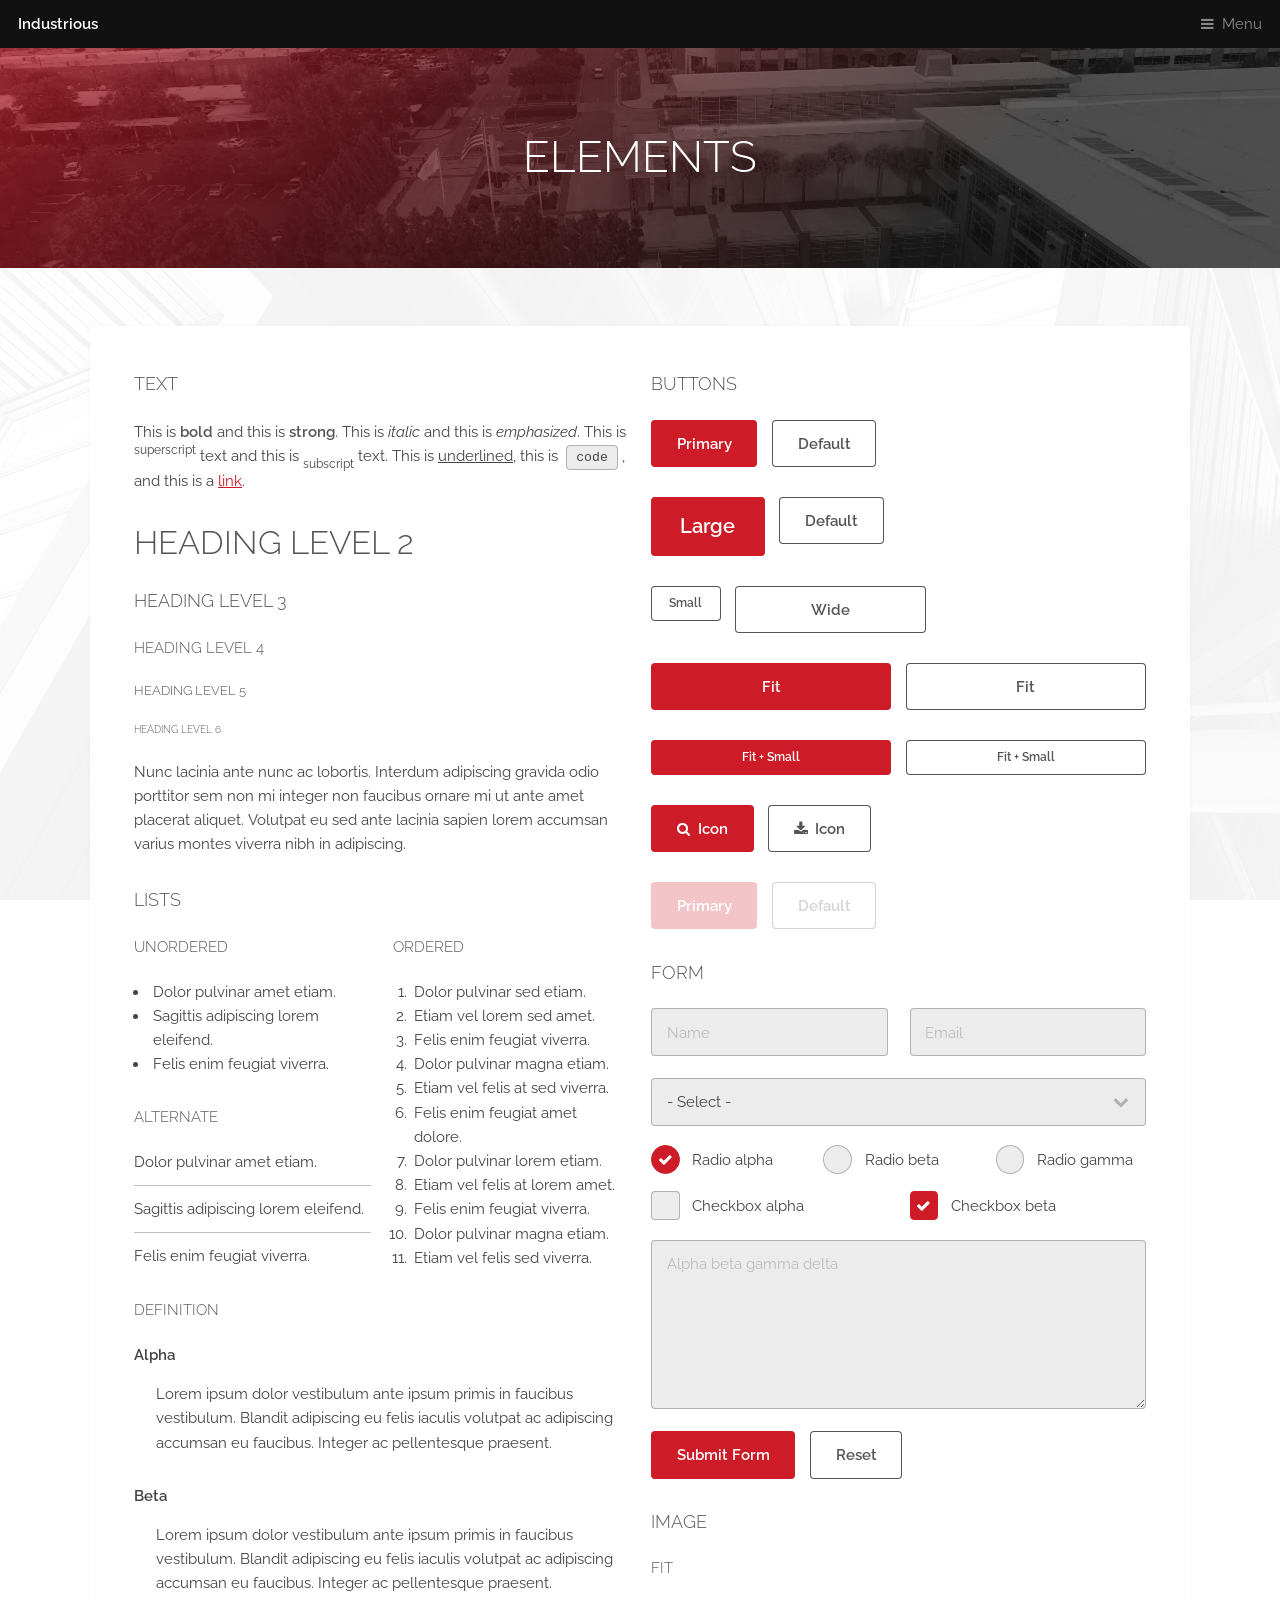
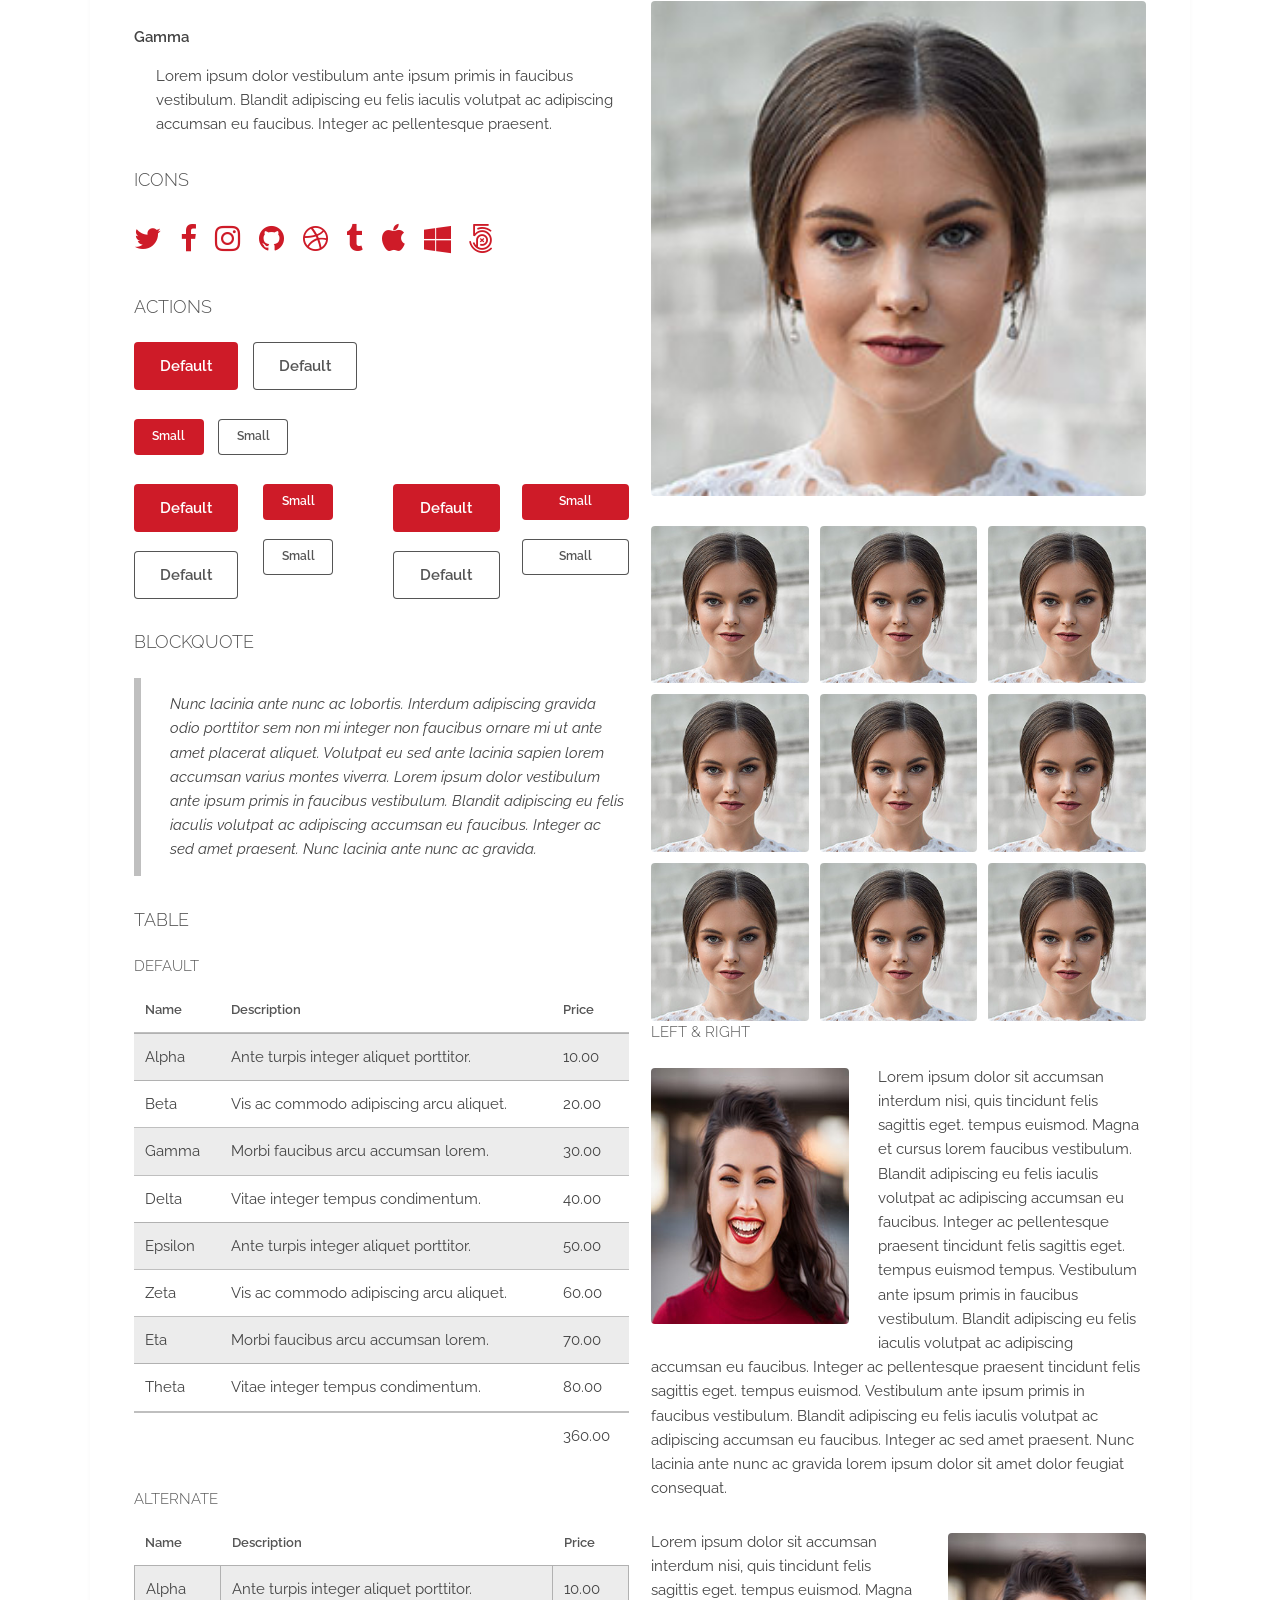
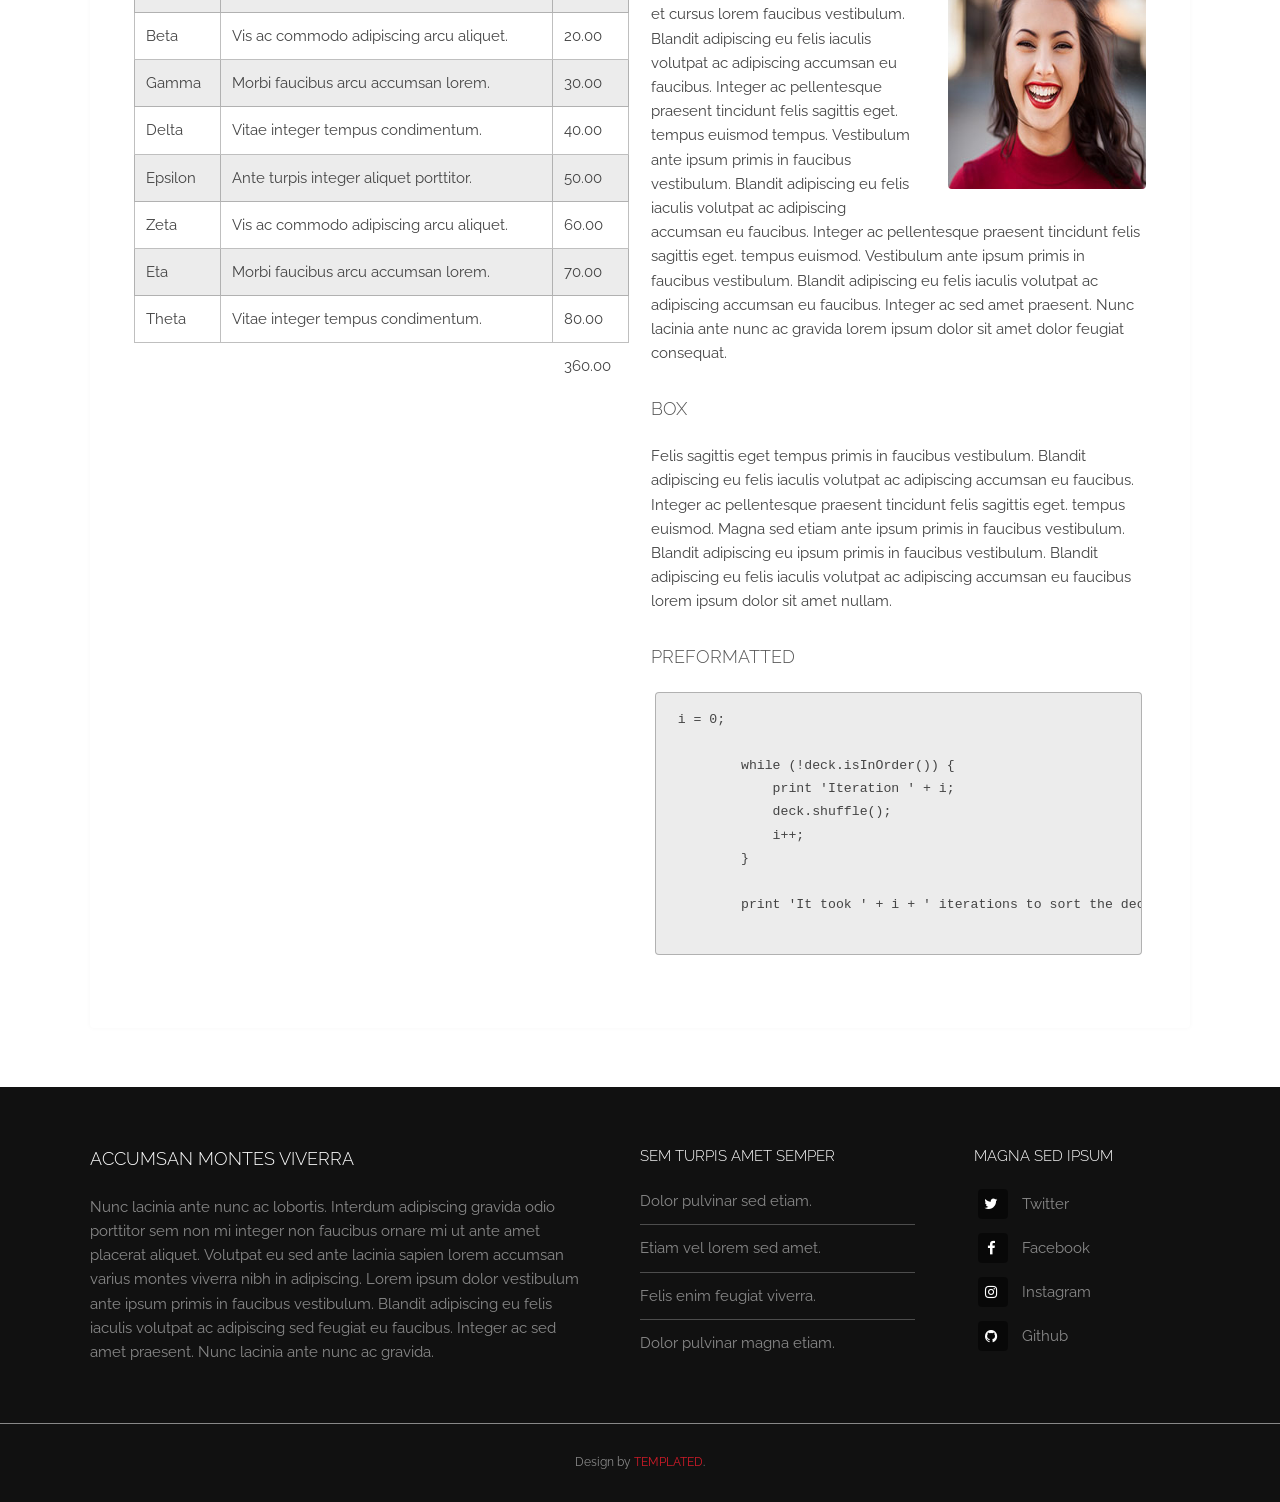
<file: elements.html>
<!DOCTYPE HTML>
<!--
	Industrious by TEMPLATED
	templated.co @templatedco
	Released for free under the Creative Commons Attribution 3.0 license (templated.co/license)
--><html><head><title>Elements - Industrious by TEMPLATED</title><meta charset="utf-8"><meta name="robots" content="index, follow, max-image-preview:large, max-snippet:-1, max-video-preview:-1"><meta name="viewport" content="width=device-width, initial-scale=1, user-scalable=no"><meta name="description" content=""><meta name="keywords" content=""><link rel="stylesheet" href="assets/css/main.css"></head><body class="is-preload">

		<!-- Header -->
			<header id="header"><a class="logo" href="index.html">Industrious</a>
				<nav><a href="#menu">Menu</a>
				</nav></header><!-- Nav --><nav id="menu"><ul class="links"><li><a href="index.html">Home</a></li>
					<li><a href="elements.html">Elements</a></li>
					<li><a href="generic.html">Generic</a></li>
				</ul></nav><!-- Heading --><div id="heading">
				<h1>Elements</h1>
			</div>

		<!-- Main -->
			<section id="main" class="wrapper"><div class="inner">
					<div class="content">

					<!-- Elements -->
						<div class="row">
							<div class="col-6 col-12-medium">

								<!-- Text -->
									<h3>Text</h3>
									<p>This is <b>bold</b> and this is <strong>strong</strong>. This is <i>italic</i> and this
									is <em>emphasized</em>.
									This is <sup>superscript</sup> text and this is <sub>subscript</sub> text.
									This is <u>underlined</u>, this is <code>code</code>, and this is a <a href="#">link</a>.</p>
									<h2>Heading Level 2</h2>
									<h3>Heading Level 3</h3>
									<h4>Heading Level 4</h4>
									<h5>Heading Level 5</h5>
									<h6>Heading Level 6</h6>
									<p>Nunc lacinia ante nunc ac lobortis. Interdum adipiscing gravida odio porttitor sem
									non mi integer non faucibus ornare mi ut ante amet placerat aliquet. Volutpat eu sed
									ante lacinia sapien lorem accumsan varius montes viverra nibh in adipiscing.</p>

								<!-- Lists -->
									<h3>Lists</h3>
									<div class="row">
										<div class="col-6 col-12-small">
											<h4>Unordered</h4>
											<ul><li>Dolor pulvinar amet etiam.</li>
												<li>Sagittis adipiscing lorem eleifend.</li>
												<li>Felis enim feugiat viverra.</li>
											</ul><h4>Alternate</h4>
											<ul class="alt"><li>Dolor pulvinar amet etiam.</li>
												<li>Sagittis adipiscing lorem eleifend.</li>
												<li>Felis enim feugiat viverra.</li>
											</ul></div>
										<div class="col-6 col-12-small">
											<h4>Ordered</h4>
											<ol><li>Dolor pulvinar sed etiam.</li>
												<li>Etiam vel lorem sed amet.</li>
												<li>Felis enim feugiat viverra.</li>
												<li>Dolor pulvinar magna etiam.</li>
												<li>Etiam vel felis at sed viverra.</li>
												<li>Felis enim feugiat amet dolore.</li>
												<li>Dolor pulvinar lorem etiam.</li>
												<li>Etiam vel felis at lorem amet.</li>
												<li>Felis enim feugiat viverra.</li>
												<li>Dolor pulvinar magna etiam.</li>
												<li>Etiam vel felis sed viverra.</li>
											</ol></div>
									</div>
									<h4>Definition</h4>
									<dl><dt>Alpha</dt>
										<dd>
											<p>Lorem ipsum dolor vestibulum ante ipsum primis in faucibus vestibulum.
											Blandit adipiscing eu felis iaculis volutpat ac adipiscing accumsan eu faucibus.
											Integer ac pellentesque praesent.</p>
										</dd>
										<dt>Beta</dt>
										<dd>
											<p>Lorem ipsum dolor vestibulum ante ipsum primis in faucibus vestibulum.
											Blandit adipiscing eu felis iaculis volutpat ac adipiscing accumsan eu faucibus.
											Integer ac pellentesque praesent.</p>
										</dd>
										<dt>Gamma</dt>
										<dd>
											<p>Lorem ipsum dolor vestibulum ante ipsum primis in faucibus vestibulum.
											Blandit adipiscing eu felis iaculis volutpat ac adipiscing accumsan eu faucibus.
											Integer ac pellentesque praesent.</p>
										</dd>
									</dl><!-- Icons --><h3>Icons</h3>
									<ul class="icons"><li><a href="#" class="icon fa-twitter"><span class="label">Twitter</span></a></li>
										<li><a href="#" class="icon fa-facebook"><span class="label">Facebook</span></a></li>
										<li><a href="#" class="icon fa-instagram"><span class="label">Instagram</span></a></li>
										<li><a href="#" class="icon fa-github"><span class="label">Github</span></a></li>
										<li><a href="#" class="icon fa-dribbble"><span class="label">Dribbble</span></a></li>
										<li><a href="#" class="icon fa-tumblr"><span class="label">Tumblr</span></a></li>
										<li><a href="#" class="icon fa-apple"><span class="label">Apple</span></a></li>
										<li><a href="#" class="icon fa-windows"><span class="label">Windows</span></a></li>
										<li><a href="#" class="icon fa-500px"><span class="label">500px</span></a></li>
									</ul><!-- Actions --><h3>Actions</h3>
									<ul class="actions"><li><a href="#" class="button primary">Default</a></li>
										<li><a href="#" class="button">Default</a></li>
									</ul><ul class="actions"><li><a href="#" class="button primary small">Small</a></li>
										<li><a href="#" class="button small">Small</a></li>
									</ul><div class="row">
										<div class="col-3 col-12-small">
											<ul class="actions stacked"><li><a href="#" class="button primary">Default</a></li>
												<li><a href="#" class="button">Default</a></li>
											</ul></div>
										<div class="col-3 col-12-small">
											<ul class="actions stacked"><li><a href="#" class="button primary small">Small</a></li>
												<li><a href="#" class="button small">Small</a></li>
											</ul></div>
										<div class="col-3 col-12-small">
											<ul class="actions stacked"><li><a href="#" class="button primary fit">Default</a></li>
												<li><a href="#" class="button fit">Default</a></li>
											</ul></div>
										<div class="col-3 col-12-small">
											<ul class="actions stacked"><li><a href="#" class="button primary small fit">Small</a></li>
												<li><a href="#" class="button small fit">Small</a></li>
											</ul></div>
									</div>

								<!-- Blockquote -->
									<h3>Blockquote</h3>
									<blockquote>Nunc lacinia ante nunc ac lobortis. Interdum adipiscing gravida odio
									porttitor sem non mi integer non faucibus ornare mi ut ante amet placerat aliquet.
									Volutpat eu sed ante lacinia sapien lorem accumsan varius montes viverra. Lorem ipsum
									dolor vestibulum ante ipsum primis in faucibus vestibulum. Blandit adipiscing eu felis
									iaculis volutpat ac adipiscing accumsan eu faucibus. Integer ac sed amet praesent. Nunc
									lacinia ante nunc ac gravida.</blockquote>

								<!-- Table -->
									<h3>Table</h3>
									<h4>Default</h4>
									<div class="table-wrapper">
										<table><thead><tr><th>Name</th>
													<th>Description</th>
													<th>Price</th>
												</tr></thead><tbody><tr><td>Alpha</td>
													<td>Ante turpis integer aliquet porttitor.</td>
													<td>10.00</td>
												</tr><tr><td>Beta</td>
													<td>Vis ac commodo adipiscing arcu aliquet.</td>
													<td>20.00</td>
												</tr><tr><td>Gamma</td>
													<td>Morbi faucibus arcu accumsan lorem.</td>
													<td>30.00</td>
												</tr><tr><td>Delta</td>
													<td>Vitae integer tempus condimentum.</td>
													<td>40.00</td>
												</tr><tr><td>Epsilon</td>
													<td>Ante turpis integer aliquet porttitor.</td>
													<td>50.00</td>
												</tr><tr><td>Zeta</td>
													<td>Vis ac commodo adipiscing arcu aliquet.</td>
													<td>60.00</td>
												</tr><tr><td>Eta</td>
													<td>Morbi faucibus arcu accumsan lorem.</td>
													<td>70.00</td>
												</tr><tr><td>Theta</td>
													<td>Vitae integer tempus condimentum.</td>
													<td>80.00</td>
												</tr></tbody><tfoot><tr><td colspan="2"></td>
													<td>360.00</td>
												</tr></tfoot></table></div>
									<h4>Alternate</h4>
									<div class="table-wrapper">
										<table class="alt"><thead><tr><th>Name</th>
													<th>Description</th>
													<th>Price</th>
												</tr></thead><tbody><tr><td>Alpha</td>
													<td>Ante turpis integer aliquet porttitor.</td>
													<td>10.00</td>
												</tr><tr><td>Beta</td>
													<td>Vis ac commodo adipiscing arcu aliquet.</td>
													<td>20.00</td>
												</tr><tr><td>Gamma</td>
													<td>Morbi faucibus arcu accumsan lorem.</td>
													<td>30.00</td>
												</tr><tr><td>Delta</td>
													<td>Vitae integer tempus condimentum.</td>
													<td>40.00</td>
												</tr><tr><td>Epsilon</td>
													<td>Ante turpis integer aliquet porttitor.</td>
													<td>50.00</td>
												</tr><tr><td>Zeta</td>
													<td>Vis ac commodo adipiscing arcu aliquet.</td>
													<td>60.00</td>
												</tr><tr><td>Eta</td>
													<td>Morbi faucibus arcu accumsan lorem.</td>
													<td>70.00</td>
												</tr><tr><td>Theta</td>
													<td>Vitae integer tempus condimentum.</td>
													<td>80.00</td>
												</tr></tbody><tfoot><tr><td colspan="2"></td>
													<td>360.00</td>
												</tr></tfoot></table></div>

							</div>
							<div class="col-6 col-12-medium">

								<!-- Buttons -->
									<h3>Buttons</h3>
									<ul class="actions"><li><a href="#" class="button primary">Primary</a></li>
										<li><a href="#" class="button">Default</a></li>
									</ul><ul class="actions"><li><a href="#" class="button primary large">Large</a></li>
										<li><a href="#" class="button">Default</a></li>
									</ul><ul class="actions"><li><a href="#" class="button small">Small</a></li>
										<li><a href="#" class="button wide">Wide</a></li>
									</ul><ul class="actions fit"><li><a href="#" class="button primary fit">Fit</a></li>
										<li><a href="#" class="button fit">Fit</a></li>
									</ul><ul class="actions fit"><li><a href="#" class="button primary fit small">Fit + Small</a></li>
										<li><a href="#" class="button fit small">Fit + Small</a></li>
									</ul><ul class="actions"><li><a href="#" class="button primary icon fa-search">Icon</a></li>
										<li><a href="#" class="button icon fa-download">Icon</a></li>
									</ul><ul class="actions"><li><span class="button primary disabled">Primary</span></li>
										<li><span class="button disabled">Default</span></li>
									</ul><!-- Form --><h3>Form</h3>
									<form method="post" action="#">
										<div class="row gtr-uniform">
											<div class="col-6 col-12-xsmall">
												<input type="text" name="name" id="name" value="" placeholder="Name"></div>
											<div class="col-6 col-12-xsmall">
												<input type="email" name="email" id="email" value="" placeholder="Email"></div>
											<!-- Break -->
											<div class="col-12">
												<select name="category" id="category"><option value="">- Select -</option><option value="alpha">Option alpha</option><option value="beta">Option beta</option><option value="gamma">Option gamma</option><option value="delta">Option delta</option><option value="epsilon">Option epsilon</option><option value="zeta">Option zeta</option><option value="eta">Option eta</option><option value="theta">Option theta</option></select></div>
											<!-- Break -->
											<div class="col-4 col-12-small">
												<input type="radio" id="radio-alpha" name="radio" checked><label for="radio-alpha">Radio alpha</label>
											</div>
											<div class="col-4 col-12-small">
												<input type="radio" id="radio-beta" name="radio"><label for="radio-beta">Radio beta</label>
											</div>
											<div class="col-4 col-12-small">
												<input type="radio" id="radio-gamma" name="radio"><label for="radio-gamma">Radio gamma</label>
											</div>
											<!-- Break -->
											<div class="col-6 col-12-small">
												<input type="checkbox" id="checkbox-alpha" name="checkbox"><label for="checkbox-alpha">Checkbox alpha</label>
											</div>
											<div class="col-6 col-12-small">
												<input type="checkbox" id="checkbox-beta" name="checkbox" checked><label for="checkbox-beta">Checkbox beta</label>
											</div>
											<!-- Break -->
											<div class="col-12">
												<textarea name="textarea" id="textarea" placeholder="Alpha beta gamma delta" rows="6"></textarea></div>
											<!-- Break -->
											<div class="col-12">
												<ul class="actions"><li><input type="submit" value="Submit Form" class="primary"></li>
													<li><input type="reset" value="Reset"></li>
												</ul></div>
										</div>
									</form>

								<!-- Image -->
									<h3>Image</h3>
									<h4>Fit</h4>
									<span class="image fit"><img height="256" width="256" src="images/pic01.jpg" alt=""></span>
									<div class="box alt">
										<div class="row gtr-50 gtr-uniform">
											<div class="col-4"><span class="image fit"><img height="256" width="256" src="images/pic01.jpg" alt=""></span></div>
											<div class="col-4"><span class="image fit"><img height="256" width="256" src="images/pic01.jpg" alt=""></span></div>
											<div class="col-4"><span class="image fit"><img height="256" width="256" src="images/pic01.jpg" alt=""></span></div>
											<!-- Break -->
											<div class="col-4"><span class="image fit"><img height="256" width="256" src="images/pic01.jpg" alt=""></span></div>
											<div class="col-4"><span class="image fit"><img height="256" width="256" src="images/pic01.jpg" alt=""></span></div>
											<div class="col-4"><span class="image fit"><img height="256" width="256" src="images/pic01.jpg" alt=""></span></div>
											<!-- Break -->
											<div class="col-4"><span class="image fit"><img height="256" width="256" src="images/pic01.jpg" alt=""></span></div>
											<div class="col-4"><span class="image fit"><img height="256" width="256" src="images/pic01.jpg" alt=""></span></div>
											<div class="col-4"><span class="image fit"><img height="256" width="256" src="images/pic01.jpg" alt=""></span></div>
										</div>
									</div>
									<h4>Left &amp; Right</h4>
									<p>
										<span class="image left"><img height="256" width="256" src="images/pic02.jpg" alt=""></span>
										Lorem ipsum dolor sit accumsan interdum nisi, quis tincidunt felis sagittis eget.
										tempus euismod. Magna et cursus lorem faucibus vestibulum. Blandit adipiscing eu
										felis iaculis volutpat ac adipiscing accumsan eu faucibus. Integer ac pellentesque
										praesent tincidunt felis sagittis eget. tempus euismod tempus. Vestibulum ante ipsum
										primis in faucibus vestibulum. Blandit adipiscing eu felis iaculis volutpat ac
										adipiscing accumsan eu faucibus. Integer ac pellentesque praesent tincidunt felis
										sagittis eget. tempus euismod. Vestibulum ante ipsum primis in faucibus vestibulum.
										Blandit adipiscing eu felis iaculis volutpat ac adipiscing accumsan eu faucibus.
										Integer ac sed amet praesent. Nunc lacinia ante nunc ac gravida lorem ipsum dolor
										sit amet dolor feugiat consequat.
									</p>
									<p>
										<span class="image right"><img src="images/pic02.jpg" alt="" width="256" height="256"></span>
										Lorem ipsum dolor sit accumsan interdum nisi, quis tincidunt felis sagittis eget.
										tempus euismod. Magna et cursus lorem faucibus vestibulum. Blandit adipiscing eu
										felis iaculis volutpat ac adipiscing accumsan eu faucibus. Integer ac pellentesque
										praesent tincidunt felis sagittis eget. tempus euismod tempus. Vestibulum ante ipsum
										primis in faucibus vestibulum. Blandit adipiscing eu felis iaculis volutpat ac
										adipiscing accumsan eu faucibus. Integer ac pellentesque praesent tincidunt felis
										sagittis eget. tempus euismod. Vestibulum ante ipsum primis in faucibus vestibulum.
										Blandit adipiscing eu felis iaculis volutpat ac adipiscing accumsan eu faucibus.
										Integer ac sed amet praesent. Nunc lacinia ante nunc ac gravida lorem ipsum dolor
										sit amet dolor feugiat consequat.
									</p>

								<!-- Box -->
									<h3>Box</h3>
									<div class="box">
										<p>Felis sagittis eget tempus primis in faucibus vestibulum. Blandit adipiscing eu
										felis iaculis volutpat ac adipiscing accumsan eu faucibus. Integer ac pellentesque
										praesent tincidunt felis sagittis eget. tempus euismod. Magna sed etiam ante ipsum
										primis in faucibus vestibulum. Blandit adipiscing eu ipsum primis in faucibus
										vestibulum. Blandit adipiscing eu felis iaculis volutpat ac adipiscing accumsan eu
										faucibus lorem ipsum dolor sit amet nullam.</p>
									</div>

								<!-- Preformatted Code -->
									<h3>Preformatted</h3>
									<pre><code>i = 0;

	while (!deck.isInOrder()) {
	    print 'Iteration ' + i;
	    deck.shuffle();
	    i++;
	}

	print 'It took ' + i + ' iterations to sort the deck.';
	</code></pre>

							</div>
						</div>
					</div>
				</div>
			</section><!-- Footer --><footer id="footer"><div class="inner">
					<div class="content">
						<section><h3>Accumsan montes viverra</h3>
							<p>Nunc lacinia ante nunc ac lobortis. Interdum adipiscing gravida odio porttitor sem non mi integer non faucibus ornare mi ut ante amet placerat aliquet. Volutpat eu sed ante lacinia sapien lorem accumsan varius montes viverra nibh in adipiscing. Lorem ipsum dolor vestibulum ante ipsum primis in faucibus vestibulum. Blandit adipiscing eu felis iaculis volutpat ac adipiscing sed feugiat eu faucibus. Integer ac sed amet praesent. Nunc lacinia ante nunc ac gravida.</p>
						</section><section><h4>Sem turpis amet semper</h4>
							<ul class="alt"><li><a href="#">Dolor pulvinar sed etiam.</a></li>
								<li><a href="#">Etiam vel lorem sed amet.</a></li>
								<li><a href="#">Felis enim feugiat viverra.</a></li>
								<li><a href="#">Dolor pulvinar magna etiam.</a></li>
							</ul></section><section><h4>Magna sed ipsum</h4>
							<ul class="plain"><li><a href="#"><i class="icon fa-twitter">&nbsp;</i>Twitter</a></li>
								<li><a href="#"><i class="icon fa-facebook">&nbsp;</i>Facebook</a></li>
								<li><a href="#"><i class="icon fa-instagram">&nbsp;</i>Instagram</a></li>
								<li><a href="#"><i class="icon fa-github">&nbsp;</i>Github</a></li>
							</ul></section></div>
				</div>
			</footer><div id="copyright " class="copyright">
			Design by <a href="https://templated.co/">TEMPLATED</a>.
		</div>

		<!-- Scripts -->
			<script src="assets/js/jquery.min.js"></script><script src="assets/js/browser.min.js"></script><script src="assets/js/breakpoints.min.js"></script><script src="assets/js/util.js"></script><script src="assets/js/main.js"></script></body></html>
</file>
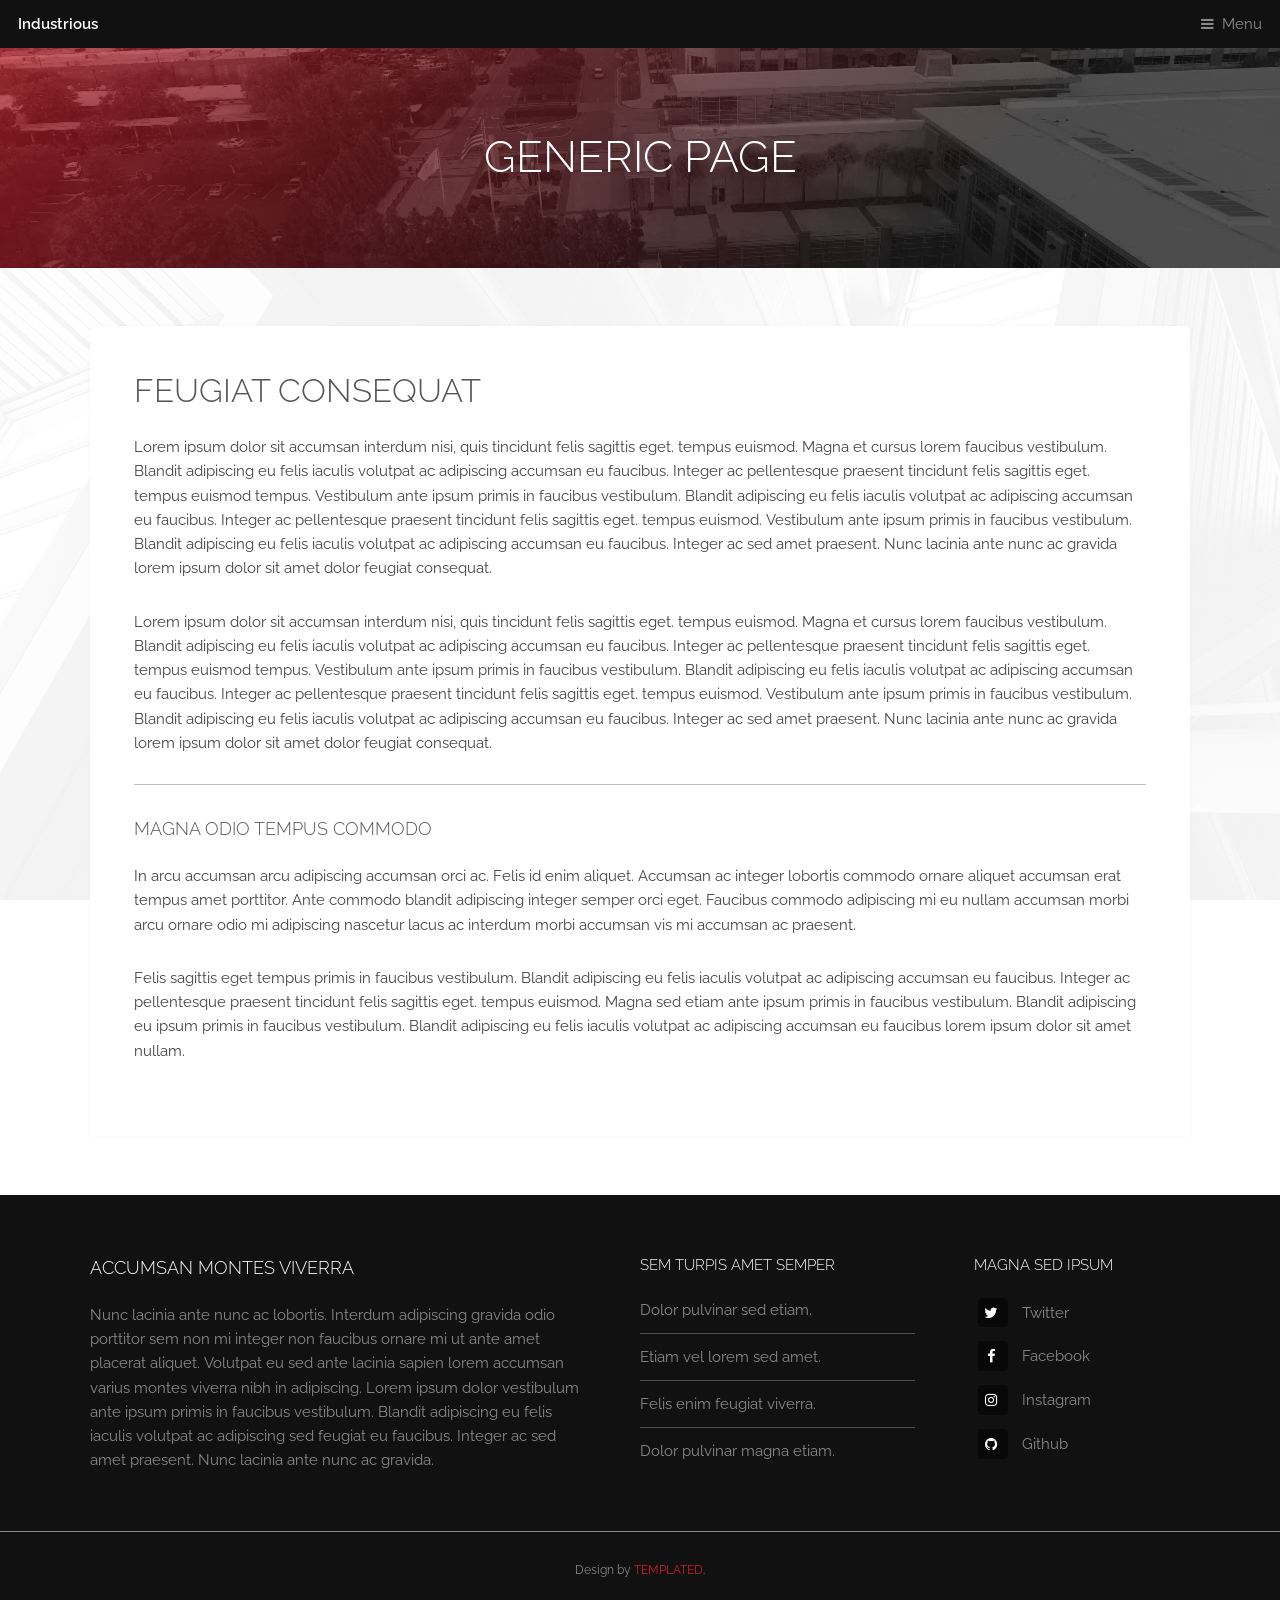
<file: generic.html>
<!DOCTYPE HTML>
<!--
	Industrious by TEMPLATED
	templated.co @templatedco
	Released for free under the Creative Commons Attribution 3.0 license (templated.co/license)
--><html><head><title>Generic Page - Industrious by TEMPLATED</title><meta charset="utf-8"><meta name="robots" content="index, follow, max-image-preview:large, max-snippet:-1, max-video-preview:-1"><meta name="viewport" content="width=device-width, initial-scale=1, user-scalable=no"><meta name="description" content=""><meta name="keywords" content=""><link rel="stylesheet" href="assets/css/main.css"></head><body class="is-preload">

		<!-- Header -->
			<header id="header"><a class="logo" href="index.html">Industrious</a>
				<nav><a href="#menu">Menu</a>
				</nav></header><!-- Nav --><nav id="menu"><ul class="links"><li><a href="index.html">Home</a></li>
					<li><a href="elements.html">Elements</a></li>
					<li><a href="generic.html">Generic</a></li>
				</ul></nav><!-- Heading --><div id="heading">
				<h1>Generic Page</h1>
			</div>

		<!-- Main -->
			<section id="main" class="wrapper"><div class="inner">
					<div class="content">
						<header><h2>Feugiat consequat</h2>
						</header><p>Lorem ipsum dolor sit accumsan interdum nisi, quis tincidunt felis sagittis eget. tempus euismod. Magna et cursus lorem faucibus vestibulum. Blandit adipiscing eu felis iaculis volutpat ac adipiscing accumsan eu faucibus. Integer ac pellentesque praesent tincidunt felis sagittis eget. tempus euismod tempus. Vestibulum ante ipsum primis in faucibus vestibulum. Blandit adipiscing eu felis iaculis volutpat ac adipiscing accumsan eu faucibus. Integer ac pellentesque praesent tincidunt felis sagittis eget. tempus euismod. Vestibulum ante ipsum primis in faucibus vestibulum. Blandit adipiscing eu felis iaculis volutpat ac adipiscing accumsan eu faucibus. Integer ac sed amet praesent. Nunc lacinia ante nunc ac gravida lorem ipsum dolor sit amet dolor feugiat consequat. </p>
						<p>Lorem ipsum dolor sit accumsan interdum nisi, quis tincidunt felis sagittis eget. tempus euismod. Magna et cursus lorem faucibus vestibulum. Blandit adipiscing eu felis iaculis volutpat ac adipiscing accumsan eu faucibus. Integer ac pellentesque praesent tincidunt felis sagittis eget. tempus euismod tempus. Vestibulum ante ipsum primis in faucibus vestibulum. Blandit adipiscing eu felis iaculis volutpat ac adipiscing accumsan eu faucibus. Integer ac pellentesque praesent tincidunt felis sagittis eget. tempus euismod. Vestibulum ante ipsum primis in faucibus vestibulum. Blandit adipiscing eu felis iaculis volutpat ac adipiscing accumsan eu faucibus. Integer ac sed amet praesent. Nunc lacinia ante nunc ac gravida lorem ipsum dolor sit amet dolor feugiat consequat. </p>
						<hr><h3>Magna odio tempus commodo</h3>
						<p>In arcu accumsan arcu adipiscing accumsan orci ac. Felis id enim aliquet. Accumsan ac integer lobortis commodo ornare aliquet accumsan erat tempus amet porttitor. Ante commodo blandit adipiscing integer semper orci eget. Faucibus commodo adipiscing mi eu nullam accumsan morbi arcu ornare odio mi adipiscing nascetur lacus ac interdum morbi accumsan vis mi accumsan ac praesent.</p>
						<p>Felis sagittis eget tempus primis in faucibus vestibulum. Blandit adipiscing eu felis iaculis volutpat ac adipiscing accumsan eu faucibus. Integer ac pellentesque praesent tincidunt felis sagittis eget. tempus euismod. Magna sed etiam ante ipsum primis in faucibus vestibulum. Blandit adipiscing eu ipsum primis in faucibus vestibulum. Blandit adipiscing eu felis iaculis volutpat ac adipiscing accumsan eu faucibus lorem ipsum dolor sit amet nullam.</p>
					</div>
				</div>
			</section><!-- Footer --><footer id="footer"><div class="inner">
					<div class="content">
						<section><h3>Accumsan montes viverra</h3>
							<p>Nunc lacinia ante nunc ac lobortis. Interdum adipiscing gravida odio porttitor sem non mi integer non faucibus ornare mi ut ante amet placerat aliquet. Volutpat eu sed ante lacinia sapien lorem accumsan varius montes viverra nibh in adipiscing. Lorem ipsum dolor vestibulum ante ipsum primis in faucibus vestibulum. Blandit adipiscing eu felis iaculis volutpat ac adipiscing sed feugiat eu faucibus. Integer ac sed amet praesent. Nunc lacinia ante nunc ac gravida.</p>
						</section><section><h4>Sem turpis amet semper</h4>
							<ul class="alt"><li><a href="#">Dolor pulvinar sed etiam.</a></li>
								<li><a href="#">Etiam vel lorem sed amet.</a></li>
								<li><a href="#">Felis enim feugiat viverra.</a></li>
								<li><a href="#">Dolor pulvinar magna etiam.</a></li>
							</ul></section><section><h4>Magna sed ipsum</h4>
							<ul class="plain"><li><a href="#"><i class="icon fa-twitter">&nbsp;</i>Twitter</a></li>
								<li><a href="#"><i class="icon fa-facebook">&nbsp;</i>Facebook</a></li>
								<li><a href="#"><i class="icon fa-instagram">&nbsp;</i>Instagram</a></li>
								<li><a href="#"><i class="icon fa-github">&nbsp;</i>Github</a></li>
							</ul></section></div>
				</div>
			</footer><div id="copyright " class="copyright">
			Design by <a href="https://templated.co/">TEMPLATED</a>.
		</div>

		<!-- Scripts -->
			<script src="assets/js/jquery.min.js"></script><script src="assets/js/browser.min.js"></script><script src="assets/js/breakpoints.min.js"></script><script src="assets/js/util.js"></script><script src="assets/js/main.js"></script></body></html>
</file>
<file: assets/css/main.css>
@import url(font-awesome.min.css);
@import url("https://fonts.googleapis.com/css?family=Raleway:200,300,400,500,600");

/* Basic */
@-ms-viewport {
  width: device-width; }
body {
  -ms-overflow-style: scrollbar; }

@media screen and (max-width: 480px) {
  html, body {
    min-width: 320px; } }
html {
  box-sizing: border-box; }

*, *:before, *:after {
  box-sizing: inherit; }

.image.fit img {
  height: auto;
}

body {
  background: #ffffff; }
  body.is-preload *, body.is-preload *:before, body.is-preload *:after {
    -moz-animation: none !important;
    -webkit-animation: none !important;
    -ms-animation: none !important;
    animation: none !important;
    -moz-transition: none !important;
    -webkit-transition: none !important;
    -ms-transition: none !important;
    transition: none !important; }

html, body, div, span, applet, object,
iframe, h1, h2, h3, h4, h5, h6, p, blockquote,
pre, a, abbr, acronym, address, big, cite,
code, del, dfn, em, img, ins, kbd, q, s, samp,
small, strike, strong, sub, sup, tt, var, b,
u, i, center, dl, dt, dd, ol, ul, li, fieldset,
form, label, legend, table, caption, tbody,
tfoot, thead, tr, th, td, article, aside,
canvas, details, embed, figure, figcaption,
footer, header, hgroup, menu, nav, output, ruby,
section, summary, time, mark, audio, video {
  margin: 0;
  padding: 0;
  border: 0;
  font-size: 100%;
  font: inherit;
  vertical-align: baseline; }

article, aside, details, figcaption, figure,
footer, header, hgroup, menu, nav, section {
  display: block; }

body {
  line-height: 1; }

ol, ul {
  list-style: none; }

blockquote, q {
  quotes: none; }
  blockquote:before, blockquote:after, q:before, q:after {
    content: '';
    content: none; }

table {
  border-collapse: collapse;
  border-spacing: 0; }

body {
  -webkit-text-size-adjust: none; }

mark {
  background-color: transparent;
  color: inherit; }

input::-moz-focus-inner {
  border: 0;
  padding: 0; }

input, select, textarea {
  -moz-appearance: none;
  -webkit-appearance: none;
  -ms-appearance: none;
  appearance: none; }

/* Typography */
html {
  font-size: 13pt; }
  @media screen and (max-width: 1680px) {
    html {
      font-size: 11pt; } }
  @media screen and (max-width: 980px) {
    html {
      font-size: 12pt; } }
  @media screen and (max-width: 480px) {
    html {
      font-size: 11pt; } }

body {
  background-color: #ffffff;
  color: #444444; }

body, input, select, textarea {
  font-family: "Raleway", Arial, Helvetica, sans-serif;
  font-weight: 400;
  font-size: 1rem;
  line-height: 1.65; }

a {
  -moz-transition: color 0.2s ease-in-out;
  -webkit-transition: color 0.2s ease-in-out;
  -ms-transition: color 0.2s ease-in-out;
  transition: color 0.2s ease-in-out;
  text-decoration: underline; }
  a:hover {
    text-decoration: none; }

strong, b {
  font-weight: 600; }

em, i {
  font-style: italic; }

p {
  margin: 0 0 2rem 0; }

header.special {
  text-align: center;
  margin-bottom: 4rem; }
  header.special p {
    max-width: 75%;
    margin-left: auto;
    margin-right: auto; }

h1, h2, h3, h4, h5, h6 {
  font-weight: 300;
  line-height: 1.5;
  text-transform: uppercase;
  margin: 0 0 1.5rem 0; }
  h1 a, h2 a, h3 a, h4 a, h5 a, h6 a {
    color: inherit;
    text-decoration: none; }

h1 {
  font-size: 3rem;
  line-height: 1.2; }

h2 {
  font-size: 2.25rem;
  line-height: 1.3; }

h3 {
  font-size: 1.25rem; }

h4 {
  font-size: 1rem; }

h5 {
  font-size: 0.9rem; }

h6 {
  font-size: 0.7rem; }

@media screen and (max-width: 736px) {
  h1 {
    font-size: 2.75rem;
    line-height: 1.3; }

  h2 {
    font-size: 1.75rem;
    line-height: 1.5; }

  h3 {
    font-size: 1.25rem; } }
sub {
  font-size: 0.8rem;
  position: relative;
  top: 0.5rem; }

sup {
  font-size: 0.8rem;
  position: relative;
  top: -0.5rem; }

blockquote {
  border-left: solid 0.5rem;
  font-style: italic;
  margin: 0 0 2rem 0;
  padding: 1rem 0 1rem 2rem; }

code {
  border-radius: 4px;
  border: solid 1px;
  font-family: "Courier New", monospace;
  font-size: 0.9rem;
  margin: 0 0.25rem;
  padding: 0.25rem 0.65rem; }

pre {
  -webkit-overflow-scrolling: touch;
  font-family: "Courier New", monospace;
  font-size: 0.9rem;
  margin: 0 0 2rem 0; }
  pre code {
    display: block;
    line-height: 1.75;
    padding: 1rem 1.5rem;
    overflow-x: auto; }

hr {
  border: 0;
  border-bottom: solid 1px;
  margin: 2rem 0; }
  hr.major {
    margin: 4rem 0; }

input, select, textarea {
  color: #555555; }

a {
  color: #ce1b28; }

strong, b {
  color: #555555; }

h1, h2, h3, h4, h5, h6 {
  color: #555555; }

blockquote {
  border-left-color: rgba(0, 0, 0, 0.25); }

code {
  background: rgba(0, 0, 0, 0.075);
  border-color: rgba(0, 0, 0, 0.25); }

hr {
  border-bottom-color: rgba(0, 0, 0, 0.25); }

/* Inner */
.inner {
  margin: 0 auto;
  width: 75rem;
  max-width: calc(100% - 6rem); }
  @media screen and (max-width: 480px) {
    .inner {
      max-width: calc(100% - 3rem); } }

/* Button */
input[type="submit"],
input[type="reset"],
input[type="button"],
button,
.button {
  -moz-appearance: none;
  -webkit-appearance: none;
  -ms-appearance: none;
  appearance: none;
  -moz-transition: background-color 0.2s ease-in-out, box-shadow 0.2s ease-in-out, color 0.2s ease-in-out;
  -webkit-transition: background-color 0.2s ease-in-out, box-shadow 0.2s ease-in-out, color 0.2s ease-in-out;
  -ms-transition: background-color 0.2s ease-in-out, box-shadow 0.2s ease-in-out, color 0.2s ease-in-out;
  transition: background-color 0.2s ease-in-out, box-shadow 0.2s ease-in-out, color 0.2s ease-in-out;
  border: 0;
  border-radius: 4px;
  cursor: pointer;
  display: inline-block;
  font-weight: 600;
  height: 3.25rem;
  line-height: 3.25rem;
  padding: 0 1.75rem;
  text-align: center;
  text-decoration: none;
  white-space: nowrap; }
  input[type="submit"].small,
  input[type="reset"].small,
  input[type="button"].small,
  button.small,
  .button.small {
    font-size: 0.8rem;
    height: 2.4375rem;
    line-height: 2.4375rem;
    padding: 0 1.25rem; }
  input[type="submit"].large,
  input[type="reset"].large,
  input[type="button"].large,
  button.large,
  .button.large {
    font-size: 1.35rem;
    height: 4.0625rem;
    line-height: 4.0625rem;
    padding: 0 2rem; }
  input[type="submit"].wide,
  input[type="reset"].wide,
  input[type="button"].wide,
  button.wide,
  .button.wide {
    min-width: 13rem; }
  input[type="submit"].icon:before,
  input[type="reset"].icon:before,
  input[type="button"].icon:before,
  button.icon:before,
  .button.icon:before {
    margin-right: 0.5rem; }
  input[type="submit"].fit,
  input[type="reset"].fit,
  input[type="button"].fit,
  button.fit,
  .button.fit {
    width: 100%; }
  input[type="submit"].disabled, input[type="submit"]:disabled,
  input[type="reset"].disabled,
  input[type="reset"]:disabled,
  input[type="button"].disabled,
  input[type="button"]:disabled,
  button.disabled,
  button:disabled,
  .button.disabled,
  .button:disabled {
    pointer-events: none;
    opacity: 0.25; }

input[type="submit"],
input[type="reset"],
input[type="button"],
button,
.button {
  background-color: transparent;
  box-shadow: inset 0 0 0 1px #555555;
  color: #555555 !important; }
  input[type="submit"]:hover,
  input[type="reset"]:hover,
  input[type="button"]:hover,
  button:hover,
  .button:hover {
    box-shadow: inset 0 0 0 1px #ce1b28;
    color: #ce1b28 !important; }
    input[type="submit"]:hover:active,
    input[type="reset"]:hover:active,
    input[type="button"]:hover:active,
    button:hover:active,
    .button:hover:active {
      background-color: rgba(206, 27, 40, 0.25); }
  input[type="submit"].primary,
  input[type="reset"].primary,
  input[type="button"].primary,
  button.primary,
  .button.primary {
    box-shadow: none;
    background-color: #ce1b28;
    color: #ffffff !important; }
    input[type="submit"].primary:hover,
    input[type="reset"].primary:hover,
    input[type="button"].primary:hover,
    button.primary:hover,
    .button.primary:hover {
      background-color: #e2212f;
      box-shadow: none; }
      input[type="submit"].primary:hover:active,
      input[type="reset"].primary:hover:active,
      input[type="button"].primary:hover:active,
      button.primary:hover:active,
      .button.primary:hover:active {
        background-color: #b71824; }

/* Form */
form {
  margin: 0 0 2rem 0; }

input[type="text"],
input[type="password"],
input[type="email"],
input[type="tel"],
input[type="search"],
input[type="url"],
select,
textarea {
  -moz-appearance: none;
  -webkit-appearance: none;
  -ms-appearance: none;
  appearance: none;
  border-radius: 4px;
  border: none;
  border: solid 1px;
  color: inherit;
  display: block;
  outline: 0;
  padding: 0 1rem;
  text-decoration: none;
  width: 100%; }
  input[type="text"]:invalid,
  input[type="password"]:invalid,
  input[type="email"]:invalid,
  input[type="tel"]:invalid,
  input[type="search"]:invalid,
  input[type="url"]:invalid,
  select:invalid,
  textarea:invalid {
    box-shadow: none; }

label {
  display: block;
  font-size: 1rem;
  font-weight: 600;
  margin: 0 0 1rem 0; }

input[type="text"],
input[type="password"],
input[type="email"],
input[type="tel"],
input[type="search"],
input[type="url"] {
  height: 3.25rem; }

select {
  background-size: 1.25rem;
  background-repeat: no-repeat;
  background-position: calc(100% - 1rem) center;
  height: 3.25rem;
  padding-right: 3.25rem;
  text-overflow: ellipsis; }
  select:focus::-ms-value {
    background-color: transparent; }
  select::-ms-expand {
    display: none; }

textarea {
  padding: 0.75rem 1rem; }

input[type="checkbox"],
input[type="radio"] {
  -moz-appearance: none;
  -webkit-appearance: none;
  -ms-appearance: none;
  appearance: none;
  display: block;
  float: left;
  margin-right: -2rem;
  opacity: 0;
  width: 1rem;
  z-index: -1; }
  input[type="checkbox"] + label,
  input[type="radio"] + label {
    text-decoration: none;
    cursor: pointer;
    display: inline-block;
    font-size: 1rem;
    font-weight: 400;
    padding-left: 2.825rem;
    padding-right: 0.875rem;
    position: relative; }
    input[type="checkbox"] + label:before,
    input[type="radio"] + label:before {
      -moz-osx-font-smoothing: grayscale;
      -webkit-font-smoothing: antialiased;
      font-family: FontAwesome;
      font-style: normal;
      font-weight: normal;
      text-transform: none !important; }
    input[type="checkbox"] + label:before,
    input[type="radio"] + label:before {
      border-radius: 4px;
      border: solid 1px;
      content: '';
      display: inline-block;
      height: 1.95rem;
      left: 0;
      line-height: 1.86875rem;
      position: absolute;
      text-align: center;
      top: -0.1625rem;
      width: 1.95rem; }
  input[type="checkbox"]:checked + label:before,
  input[type="radio"]:checked + label:before {
    content: '\f00c'; }

input[type="checkbox"] + label:before {
  border-radius: 4px; }

input[type="radio"] + label:before {
  border-radius: 100%; }

::-webkit-input-placeholder {
  opacity: 1.0; }

:-moz-placeholder {
  opacity: 1.0; }

::-moz-placeholder {
  opacity: 1.0; }

:-ms-input-placeholder {
  opacity: 1.0; }

label {
  color: #555555; }

input[type="text"],
input[type="password"],
input[type="email"],
input[type="tel"],
input[type="search"],
input[type="url"],
select,
textarea {
  background-color: rgba(0, 0, 0, 0.075);
  border-color: rgba(0, 0, 0, 0.25); }
  input[type="text"]:focus,
  input[type="password"]:focus,
  input[type="email"]:focus,
  input[type="tel"]:focus,
  input[type="search"]:focus,
  input[type="url"]:focus,
  select:focus,
  textarea:focus {
    border-color: #ce1b28;
    box-shadow: 0 0 0 1px #ce1b28; }

select {
  background-image: url("data:image/svg+xml;charset=utf8,%3Csvg xmlns='http://www.w3.org/2000/svg' width='40' height='40' preserveAspectRatio='none' viewBox='0 0 40 40'%3E%3Cpath d='M9.4,12.3l10.4,10.4l10.4-10.4c0.2-0.2,0.5-0.4,0.9-0.4c0.3,0,0.6,0.1,0.9,0.4l3.3,3.3c0.2,0.2,0.4,0.5,0.4,0.9 c0,0.4-0.1,0.6-0.4,0.9L20.7,31.9c-0.2,0.2-0.5,0.4-0.9,0.4c-0.3,0-0.6-0.1-0.9-0.4L4.3,17.3c-0.2-0.2-0.4-0.5-0.4-0.9 c0-0.4,0.1-0.6,0.4-0.9l3.3-3.3c0.2-0.2,0.5-0.4,0.9-0.4S9.1,12.1,9.4,12.3z' fill='rgba(0, 0, 0, 0.25)' /%3E%3C/svg%3E"); }
  select option {
    color: #444444;
    background-color: #ffffff; }

input[type="checkbox"] + label,
input[type="radio"] + label {
  color: #444444; }
  input[type="checkbox"] + label:before,
  input[type="radio"] + label:before {
    background: rgba(0, 0, 0, 0.075);
    border-color: rgba(0, 0, 0, 0.25); }
input[type="checkbox"]:checked + label:before,
input[type="radio"]:checked + label:before {
  background-color: #ce1b28;
  border-color: #ce1b28;
  color: #ffffff; }
input[type="checkbox"]:focus + label:before,
input[type="radio"]:focus + label:before {
  border-color: #ce1b28;
  box-shadow: 0 0 0 1px #ce1b28; }

::-webkit-input-placeholder {
  color: #bbbbbb !important; }

:-moz-placeholder {
  color: #bbbbbb !important; }

::-moz-placeholder {
  color: #bbbbbb !important; }

:-ms-input-placeholder {
  color: #bbbbbb !important; }

/* List */
ol {
  list-style: decimal;
  margin: 0 0 2rem 0;
  padding-left: 1.25rem; }
  ol li {
    padding-left: 0.25rem; }

ul {
  list-style: disc;
  margin: 0 0 2rem 0;
  padding-left: 1rem; }
  ul li {
    padding-left: 0.325rem; }
  ul.plain {
    list-style: none;
    padding-left: 0; }
    ul.plain li {
      margin-bottom: 1rem; }
      ul.plain li .icon {
        border-radius: 4px;
        color: #ffffff;
        display: inline-block;
        margin-right: 1rem;
        text-align: center;
        width: 2rem;
        height: 2rem;
        line-height: 2rem;
        background: rgba(0, 0, 0, 0.5); }
  ul.alt {
    list-style: none;
    padding-left: 0; }
    ul.alt li {
      border-top: solid 1px;
      padding: 0.75rem 0; }
      ul.alt li:first-child {
        border-top: 0;
        padding-top: 0; }
      ul.alt li:last-child {
        padding-bottom: 0; }

dl {
  margin: 0 0 2rem 0; }
  dl dt {
    display: block;
    font-weight: 600;
    margin: 0 0 1rem 0; }
  dl dd {
    margin-left: 1.5rem; }

ul.alt li {
  border-top-color: rgba(0, 0, 0, 0.25); }

/* Table */
.table-wrapper {
  -webkit-overflow-scrolling: touch;
  overflow-x: auto; }

table {
  margin: 0 0 2rem 0;
  width: 100%; }
  table tbody tr {
    border: solid 1px;
    border-left: 0;
    border-right: 0; }
  table td {
    padding: 0.75rem 0.75rem; }
  table th {
    font-size: 0.9rem;
    font-weight: 600;
    padding: 0 0.75rem 0.75rem 0.75rem;
    text-align: left; }
  table thead {
    border-bottom: solid 2px; }
  table tfoot {
    border-top: solid 2px; }
  table.alt {
    border-collapse: separate; }
    table.alt tbody tr td {
      border: solid 1px;
      border-left-width: 0;
      border-top-width: 0; }
      table.alt tbody tr td:first-child {
        border-left-width: 1px; }
    table.alt tbody tr:first-child td {
      border-top-width: 1px; }
    table.alt thead {
      border-bottom: 0; }
    table.alt tfoot {
      border-top: 0; }

table tbody tr {
  border-color: rgba(0, 0, 0, 0.25); }
  table tbody tr:nth-child(2n + 1) {
    background-color: rgba(0, 0, 0, 0.075); }
table th {
  color: #555555; }
table thead {
  border-bottom-color: rgba(0, 0, 0, 0.25); }
table tfoot {
  border-top-color: rgba(0, 0, 0, 0.25); }
table.alt tbody tr td {
  border-color: rgba(0, 0, 0, 0.25); }

/* Highlights */
.highlights {
  width: 100%;
  margin: 2.5rem 0;
  display: -moz-flex;
  display: -webkit-flex;
  display: -ms-flex;
  display: flex;
  -moz-flex-wrap: wrap;
  -webkit-flex-wrap: wrap;
  -ms-flex-wrap: wrap;
  flex-wrap: wrap;
  -moz-align-items: -moz-stretch;
  -webkit-align-items: -webkit-stretch;
  -ms-align-items: -ms-stretch;
  align-items: stretch; }
  .highlights > * {
    -moz-flex-shrink: 1;
    -webkit-flex-shrink: 1;
    -ms-flex-shrink: 1;
    flex-shrink: 1;
    -moz-flex-grow: 0;
    -webkit-flex-grow: 0;
    -ms-flex-grow: 0;
    flex-grow: 0; }
  .highlights > * {
    width: 33.3333333333%; }
  .highlights > * {
    padding: 1.5rem;
    width: calc(33.3333333333% + 1rem); }
  .highlights > :nth-child(-n + 3) {
    padding-top: 0; }
  .highlights > :nth-last-child(-n + 3) {
    padding-bottom: 0; }
  .highlights > :nth-child(3n + 1) {
    padding-left: 0; }
  .highlights > :nth-child(3n) {
    padding-right: 0; }
  .highlights > :nth-child(3n + 1),
  .highlights > :nth-child(3n) {
    width: calc(33.3333333333% + -0.5rem); }
  .highlights .content {
    border-radius: 4px;
    height: 100%;
    padding: 3rem;
    text-align: center; }
    .highlights .content .icon {
      font-size: 5rem; }
  .highlights > div > :last-child {
    margin-bottom: 0; }
  @media screen and (max-width: 980px) {
    .highlights > * {
      width: 50%; }
    .highlights > * {
      padding: 1rem;
      width: calc(33.3333333333% + 0.6666666667rem); }
    .highlights > :nth-child(-n + 3) {
      padding-top: 1rem; }
    .highlights > :nth-last-child(-n + 3) {
      padding-bottom: 1rem; }
    .highlights > :nth-child(3n + 1) {
      padding-left: 1rem; }
    .highlights > :nth-child(3n) {
      padding-right: 1rem; }
    .highlights > :nth-child(3n + 1),
    .highlights > :nth-child(3n) {
      padding: 1rem;
      width: calc(50% + 1rem); }
    .highlights > * {
      padding: 1rem;
      width: calc(50% + 1rem); }
    .highlights > :nth-child(-n + 2) {
      padding-top: 0; }
    .highlights > :nth-last-child(-n + 2) {
      padding-bottom: 0; }
    .highlights > :nth-child(2n + 1) {
      padding-left: 0; }
    .highlights > :nth-child(2n) {
      padding-right: 0; }
    .highlights > :nth-child(2n + 1),
    .highlights > :nth-child(2n) {
      width: calc(50% + 0rem); }
    .highlights .content {
      padding: 2rem; } }
  @media screen and (max-width: 736px) {
    .highlights > * {
      width: 100%; }
    .highlights > * {
      padding: 1rem;
      width: calc(33.3333333333% + 0.6666666667rem); }
    .highlights > :nth-child(-n + 3) {
      padding-top: 1rem; }
    .highlights > :nth-last-child(-n + 3) {
      padding-bottom: 1rem; }
    .highlights > :nth-child(3n + 1) {
      padding-left: 1rem; }
    .highlights > :nth-child(3n) {
      padding-right: 1rem; }
    .highlights > :nth-child(3n + 1),
    .highlights > :nth-child(3n) {
      padding: 1rem;
      width: calc(100% + 2rem); }
    .highlights > * {
      padding: 1rem;
      width: calc(50% + 1rem); }
    .highlights > :nth-child(-n + 2) {
      padding-top: 1rem; }
    .highlights > :nth-last-child(-n + 2) {
      padding-bottom: 1rem; }
    .highlights > :nth-child(2n + 1) {
      padding-left: 1rem; }
    .highlights > :nth-child(2n) {
      padding-right: 1rem; }
    .highlights > :nth-child(2n + 1),
    .highlights > :nth-child(2n) {
      padding: 1rem;
      width: calc(100% + 2rem); }
    .highlights > * {
      padding: 1rem;
      width: calc(100% + 2rem); }
    .highlights > :nth-child(-n + 1) {
      padding-top: 0; }
    .highlights > :nth-last-child(-n + 1) {
      padding-bottom: 0; }
    .highlights > :nth-child(1n + 1) {
      padding-left: 0; }
    .highlights > :nth-child(1n) {
      padding-right: 0; }
    .highlights > :nth-child(1n + 1),
    .highlights > :nth-child(1n) {
      width: calc(100% + 1rem); } }

.highlights .content {
  background: #ffffff;
  box-shadow: 0px 0px 4px 1px rgba(0, 0, 0, 0.025); }

/* Testimonials */
.testimonials {
  margin: 2.5rem 0;
  width: 100%;
  display: -moz-flex;
  display: -webkit-flex;
  display: -ms-flex;
  display: flex;
  -moz-flex-wrap: wrap;
  -webkit-flex-wrap: wrap;
  -ms-flex-wrap: wrap;
  flex-wrap: wrap;
  -moz-align-items: -moz-stretch;
  -webkit-align-items: -webkit-stretch;
  -ms-align-items: -ms-stretch;
  align-items: stretch; }
  .testimonials > * {
    -moz-flex-shrink: 1;
    -webkit-flex-shrink: 1;
    -ms-flex-shrink: 1;
    flex-shrink: 1;
    -moz-flex-grow: 0;
    -webkit-flex-grow: 0;
    -ms-flex-grow: 0;
    flex-grow: 0; }
  .testimonials > * {
    width: 33.3333333333%; }
  .testimonials > * {
    padding: 1.5rem;
    width: calc(33.3333333333% + 1rem); }
  .testimonials > :nth-child(-n + 3) {
    padding-top: 0; }
  .testimonials > :nth-last-child(-n + 3) {
    padding-bottom: 0; }
  .testimonials > :nth-child(3n + 1) {
    padding-left: 0; }
  .testimonials > :nth-child(3n) {
    padding-right: 0; }
  .testimonials > :nth-child(3n + 1),
  .testimonials > :nth-child(3n) {
    width: calc(33.3333333333% + -0.5rem); }
  .testimonials .content {
    border-radius: 4px;
    height: 100%;
    padding: 3rem; }
    .testimonials .content .author {
      display: -moz-flex;
      display: -webkit-flex;
      display: -ms-flex;
      display: flex;
      -moz-align-items: center;
      -webkit-align-items: center;
      -ms-align-items: center;
      align-items: center; }
      .testimonials .content .author blockquote {
        margin: 0; }
      .testimonials .content .author .image {
        margin-right: 2rem;
        width: 20%; }
        .testimonials .content .author .image img {
          border-radius: 100%;
          max-width: 100%; }
    .testimonials .content .credit {
      font-size: 0.75rem; }
    .testimonials .content p:last-child {
      margin: 0; }
  .testimonials > div > :last-child {
    margin-bottom: 0; }
  @media screen and (max-width: 980px) {
    .testimonials > * {
      width: 50%; }
    .testimonials > * {
      padding: 1rem;
      width: calc(33.3333333333% + 0.6666666667rem); }
    .testimonials > :nth-child(-n + 3) {
      padding-top: 1rem; }
    .testimonials > :nth-last-child(-n + 3) {
      padding-bottom: 1rem; }
    .testimonials > :nth-child(3n + 1) {
      padding-left: 1rem; }
    .testimonials > :nth-child(3n) {
      padding-right: 1rem; }
    .testimonials > :nth-child(3n + 1),
    .testimonials > :nth-child(3n) {
      padding: 1rem;
      width: calc(50% + 1rem); }
    .testimonials > * {
      padding: 1rem;
      width: calc(50% + 1rem); }
    .testimonials > :nth-child(-n + 2) {
      padding-top: 0; }
    .testimonials > :nth-last-child(-n + 2) {
      padding-bottom: 0; }
    .testimonials > :nth-child(2n + 1) {
      padding-left: 0; }
    .testimonials > :nth-child(2n) {
      padding-right: 0; }
    .testimonials > :nth-child(2n + 1),
    .testimonials > :nth-child(2n) {
      width: calc(50% + 0rem); }
    .testimonials .content {
      padding: 2rem; } }
  @media screen and (max-width: 736px) {
    .testimonials > * {
      width: 100%; }
    .testimonials > * {
      padding: 1rem;
      width: calc(33.3333333333% + 0.6666666667rem); }
    .testimonials > :nth-child(-n + 3) {
      padding-top: 1rem; }
    .testimonials > :nth-last-child(-n + 3) {
      padding-bottom: 1rem; }
    .testimonials > :nth-child(3n + 1) {
      padding-left: 1rem; }
    .testimonials > :nth-child(3n) {
      padding-right: 1rem; }
    .testimonials > :nth-child(3n + 1),
    .testimonials > :nth-child(3n) {
      padding: 1rem;
      width: calc(100% + 2rem); }
    .testimonials > * {
      padding: 1rem;
      width: calc(50% + 1rem); }
    .testimonials > :nth-child(-n + 2) {
      padding-top: 1rem; }
    .testimonials > :nth-last-child(-n + 2) {
      padding-bottom: 1rem; }
    .testimonials > :nth-child(2n + 1) {
      padding-left: 1rem; }
    .testimonials > :nth-child(2n) {
      padding-right: 1rem; }
    .testimonials > :nth-child(2n + 1),
    .testimonials > :nth-child(2n) {
      padding: 1rem;
      width: calc(100% + 2rem); }
    .testimonials > * {
      padding: 1rem;
      width: calc(100% + 2rem); }
    .testimonials > :nth-child(-n + 1) {
      padding-top: 0; }
    .testimonials > :nth-last-child(-n + 1) {
      padding-bottom: 0; }
    .testimonials > :nth-child(1n + 1) {
      padding-left: 0; }
    .testimonials > :nth-child(1n) {
      padding-right: 0; }
    .testimonials > :nth-child(1n + 1),
    .testimonials > :nth-child(1n) {
      width: calc(100% + 1rem); } }

.testimonials .content {
  background: #ffffff;
  box-shadow: 0px 0px 4px 1px rgba(0, 0, 0, 0.025); }
  .testimonials .content .credit strong {
    color: #ce1b28; }

/* Actions */
ul.actions {
  display: -moz-flex;
  display: -webkit-flex;
  display: -ms-flex;
  display: flex;
  cursor: default;
  list-style: none;
  margin-left: -1rem;
  padding-left: 0; }
  ul.actions li {
    padding: 0 0 0 1rem;
    vertical-align: middle; }
  ul.actions.special {
    -moz-justify-content: center;
    -webkit-justify-content: center;
    -ms-justify-content: center;
    justify-content: center;
    width: calc(100% + 1rem); }
  ul.actions.stacked {
    -moz-flex-direction: column;
    -webkit-flex-direction: column;
    -ms-flex-direction: column;
    flex-direction: column;
    margin-left: 0; }
    ul.actions.stacked li {
      padding: 1.3rem 0 0 0; }
      ul.actions.stacked li:first-child {
        padding-top: 0; }
  ul.actions.fit {
    width: calc(100% + 1rem); }
    ul.actions.fit li {
      -moz-flex-grow: 1;
      -webkit-flex-grow: 1;
      -ms-flex-grow: 1;
      flex-grow: 1;
      -moz-flex-shrink: 1;
      -webkit-flex-shrink: 1;
      -ms-flex-shrink: 1;
      flex-shrink: 1;
      width: 100%; }
      ul.actions.fit li > * {
        width: 100%; }
    ul.actions.fit.stacked {
      width: 100%; }
  @media screen and (max-width: 480px) {
    ul.actions:not(.fixed) {
      -moz-flex-direction: column;
      -webkit-flex-direction: column;
      -ms-flex-direction: column;
      flex-direction: column;
      margin-left: 0;
      width: 100% !important; }
      ul.actions:not(.fixed) li {
        -moz-flex-grow: 1;
        -webkit-flex-grow: 1;
        -ms-flex-grow: 1;
        flex-grow: 1;
        -moz-flex-shrink: 1;
        -webkit-flex-shrink: 1;
        -ms-flex-shrink: 1;
        flex-shrink: 1;
        padding: 1rem 0 0 0;
        text-align: center;
        width: 100%; }
        ul.actions:not(.fixed) li > * {
          width: 100%; }
        ul.actions:not(.fixed) li:first-child {
          padding-top: 0; }
        ul.actions:not(.fixed) li input[type="submit"],
        ul.actions:not(.fixed) li input[type="reset"],
        ul.actions:not(.fixed) li input[type="button"],
        ul.actions:not(.fixed) li button,
        ul.actions:not(.fixed) li .button {
          width: 100%; }
          ul.actions:not(.fixed) li input[type="submit"].icon:before,
          ul.actions:not(.fixed) li input[type="reset"].icon:before,
          ul.actions:not(.fixed) li input[type="button"].icon:before,
          ul.actions:not(.fixed) li button.icon:before,
          ul.actions:not(.fixed) li .button.icon:before {
            margin-left: -0.5rem; } }

/* Grid */
.row {
  display: flex;
  flex-wrap: wrap;
  box-sizing: border-box; }
  .row > * {
    box-sizing: border-box; }
  .row.gtr-uniform > * > :last-child {
    margin-bottom: 0; }

.row > .imp {
  order: -1; }
.row > .col-1 {
  width: 8.3333333333%; }
.row > .off-1 {
  margin-left: 8.3333333333%; }
.row > .col-2 {
  width: 16.6666666667%; }
.row > .off-2 {
  margin-left: 16.6666666667%; }
.row > .col-3 {
  width: 25%; }
.row > .off-3 {
  margin-left: 25%; }
.row > .col-4 {
  width: 33.3333333333%; }
.row > .off-4 {
  margin-left: 33.3333333333%; }
.row > .col-5 {
  width: 41.6666666667%; }
.row > .off-5 {
  margin-left: 41.6666666667%; }
.row > .col-6 {
  width: 50%; }
.row > .off-6 {
  margin-left: 50%; }
.row > .col-7 {
  width: 58.3333333333%; }
.row > .off-7 {
  margin-left: 58.3333333333%; }
.row > .col-8 {
  width: 66.6666666667%; }
.row > .off-8 {
  margin-left: 66.6666666667%; }
.row > .col-9 {
  width: 75%; }
.row > .off-9 {
  margin-left: 75%; }
.row > .col-10 {
  width: 83.3333333333%; }
.row > .off-10 {
  margin-left: 83.3333333333%; }
.row > .col-11 {
  width: 91.6666666667%; }
.row > .off-11 {
  margin-left: 91.6666666667%; }
.row > .col-12 {
  width: 100%; }
.row > .off-12 {
  margin-left: 100%; }
.row.gtr-0 {
  margin-top: 0;
  margin-left: 0rem; }
  .row.gtr-0 > * {
    padding: 0 0 0 0rem; }
  .row.gtr-0.gtr-uniform {
    margin-top: 0rem; }
    .row.gtr-0.gtr-uniform > * {
      padding-top: 0rem; }
.row.gtr-25 {
  margin-top: 0;
  margin-left: -0.75rem; }
  .row.gtr-25 > * {
    padding: 0 0 0 0.75rem; }
  .row.gtr-25.gtr-uniform {
    margin-top: -0.75rem; }
    .row.gtr-25.gtr-uniform > * {
      padding-top: 0.75rem; }
.row.gtr-50 {
  margin-top: 0;
  margin-left: -1.5rem; }
  .row.gtr-50 > * {
    padding: 0 0 0 1.5rem; }
  .row.gtr-50.gtr-uniform {
    margin-top: -1.5rem; }
    .row.gtr-50.gtr-uniform > * {
      padding-top: 1.5rem; }
.row {
  margin-top: 0;
  margin-left: -3rem; }
  .row > * {
    padding: 0 0 0 3rem; }
  .row.gtr-uniform {
    margin-top: -3rem; }
    .row.gtr-uniform > * {
      padding-top: 3rem; }
.row.gtr-150 {
  margin-top: 0;
  margin-left: -4.5rem; }
  .row.gtr-150 > * {
    padding: 0 0 0 4.5rem; }
  .row.gtr-150.gtr-uniform {
    margin-top: -4.5rem; }
    .row.gtr-150.gtr-uniform > * {
      padding-top: 4.5rem; }
.row.gtr-200 {
  margin-top: 0;
  margin-left: -6rem; }
  .row.gtr-200 > * {
    padding: 0 0 0 6rem; }
  .row.gtr-200.gtr-uniform {
    margin-top: -6rem; }
    .row.gtr-200.gtr-uniform > * {
      padding-top: 6rem; }

@media screen and (max-width: 1680px) {
  .row {
    display: flex;
    flex-wrap: wrap;
    box-sizing: border-box; }
    .row > * {
      box-sizing: border-box; }
    .row.gtr-uniform > * > :last-child {
      margin-bottom: 0; }

  .row > .imp-xlarge {
    order: -1; }
  .row > .col-1-xlarge {
    width: 8.3333333333%; }
  .row > .off-1-xlarge {
    margin-left: 8.3333333333%; }
  .row > .col-2-xlarge {
    width: 16.6666666667%; }
  .row > .off-2-xlarge {
    margin-left: 16.6666666667%; }
  .row > .col-3-xlarge {
    width: 25%; }
  .row > .off-3-xlarge {
    margin-left: 25%; }
  .row > .col-4-xlarge {
    width: 33.3333333333%; }
  .row > .off-4-xlarge {
    margin-left: 33.3333333333%; }
  .row > .col-5-xlarge {
    width: 41.6666666667%; }
  .row > .off-5-xlarge {
    margin-left: 41.6666666667%; }
  .row > .col-6-xlarge {
    width: 50%; }
  .row > .off-6-xlarge {
    margin-left: 50%; }
  .row > .col-7-xlarge {
    width: 58.3333333333%; }
  .row > .off-7-xlarge {
    margin-left: 58.3333333333%; }
  .row > .col-8-xlarge {
    width: 66.6666666667%; }
  .row > .off-8-xlarge {
    margin-left: 66.6666666667%; }
  .row > .col-9-xlarge {
    width: 75%; }
  .row > .off-9-xlarge {
    margin-left: 75%; }
  .row > .col-10-xlarge {
    width: 83.3333333333%; }
  .row > .off-10-xlarge {
    margin-left: 83.3333333333%; }
  .row > .col-11-xlarge {
    width: 91.6666666667%; }
  .row > .off-11-xlarge {
    margin-left: 91.6666666667%; }
  .row > .col-12-xlarge {
    width: 100%; }
  .row > .off-12-xlarge {
    margin-left: 100%; }
  .row.gtr-0 {
    margin-top: 0;
    margin-left: 0rem; }
    .row.gtr-0 > * {
      padding: 0 0 0 0rem; }
    .row.gtr-0.gtr-uniform {
      margin-top: 0rem; }
      .row.gtr-0.gtr-uniform > * {
        padding-top: 0rem; }
  .row.gtr-25 {
    margin-top: 0;
    margin-left: -0.75rem; }
    .row.gtr-25 > * {
      padding: 0 0 0 0.75rem; }
    .row.gtr-25.gtr-uniform {
      margin-top: -0.75rem; }
      .row.gtr-25.gtr-uniform > * {
        padding-top: 0.75rem; }
  .row.gtr-50 {
    margin-top: 0;
    margin-left: -1.5rem; }
    .row.gtr-50 > * {
      padding: 0 0 0 1.5rem; }
    .row.gtr-50.gtr-uniform {
      margin-top: -1.5rem; }
      .row.gtr-50.gtr-uniform > * {
        padding-top: 1.5rem; }
  .row {
    margin-top: 0;
    margin-left: -3rem; }
    .row > * {
      padding: 0 0 0 3rem; }
    .row.gtr-uniform {
      margin-top: -3rem; }
      .row.gtr-uniform > * {
        padding-top: 3rem; }
  .row.gtr-150 {
    margin-top: 0;
    margin-left: -4.5rem; }
    .row.gtr-150 > * {
      padding: 0 0 0 4.5rem; }
    .row.gtr-150.gtr-uniform {
      margin-top: -4.5rem; }
      .row.gtr-150.gtr-uniform > * {
        padding-top: 4.5rem; }
  .row.gtr-200 {
    margin-top: 0;
    margin-left: -6rem; }
    .row.gtr-200 > * {
      padding: 0 0 0 6rem; }
    .row.gtr-200.gtr-uniform {
      margin-top: -6rem; }
      .row.gtr-200.gtr-uniform > * {
        padding-top: 6rem; } }
@media screen and (max-width: 1280px) {
  .row {
    display: flex;
    flex-wrap: wrap;
    box-sizing: border-box; }
    .row > * {
      box-sizing: border-box; }
    .row.gtr-uniform > * > :last-child {
      margin-bottom: 0; }

  .row > .imp-large {
    order: -1; }
  .row > .col-1-large {
    width: 8.3333333333%; }
  .row > .off-1-large {
    margin-left: 8.3333333333%; }
  .row > .col-2-large {
    width: 16.6666666667%; }
  .row > .off-2-large {
    margin-left: 16.6666666667%; }
  .row > .col-3-large {
    width: 25%; }
  .row > .off-3-large {
    margin-left: 25%; }
  .row > .col-4-large {
    width: 33.3333333333%; }
  .row > .off-4-large {
    margin-left: 33.3333333333%; }
  .row > .col-5-large {
    width: 41.6666666667%; }
  .row > .off-5-large {
    margin-left: 41.6666666667%; }
  .row > .col-6-large {
    width: 50%; }
  .row > .off-6-large {
    margin-left: 50%; }
  .row > .col-7-large {
    width: 58.3333333333%; }
  .row > .off-7-large {
    margin-left: 58.3333333333%; }
  .row > .col-8-large {
    width: 66.6666666667%; }
  .row > .off-8-large {
    margin-left: 66.6666666667%; }
  .row > .col-9-large {
    width: 75%; }
  .row > .off-9-large {
    margin-left: 75%; }
  .row > .col-10-large {
    width: 83.3333333333%; }
  .row > .off-10-large {
    margin-left: 83.3333333333%; }
  .row > .col-11-large {
    width: 91.6666666667%; }
  .row > .off-11-large {
    margin-left: 91.6666666667%; }
  .row > .col-12-large {
    width: 100%; }
  .row > .off-12-large {
    margin-left: 100%; }
  .row.gtr-0 {
    margin-top: 0;
    margin-left: 0rem; }
    .row.gtr-0 > * {
      padding: 0 0 0 0rem; }
    .row.gtr-0.gtr-uniform {
      margin-top: 0rem; }
      .row.gtr-0.gtr-uniform > * {
        padding-top: 0rem; }
  .row.gtr-25 {
    margin-top: 0;
    margin-left: -0.375rem; }
    .row.gtr-25 > * {
      padding: 0 0 0 0.375rem; }
    .row.gtr-25.gtr-uniform {
      margin-top: -0.375rem; }
      .row.gtr-25.gtr-uniform > * {
        padding-top: 0.375rem; }
  .row.gtr-50 {
    margin-top: 0;
    margin-left: -0.75rem; }
    .row.gtr-50 > * {
      padding: 0 0 0 0.75rem; }
    .row.gtr-50.gtr-uniform {
      margin-top: -0.75rem; }
      .row.gtr-50.gtr-uniform > * {
        padding-top: 0.75rem; }
  .row {
    margin-top: 0;
    margin-left: -1.5rem; }
    .row > * {
      padding: 0 0 0 1.5rem; }
    .row.gtr-uniform {
      margin-top: -1.5rem; }
      .row.gtr-uniform > * {
        padding-top: 1.5rem; }
  .row.gtr-150 {
    margin-top: 0;
    margin-left: -2.25rem; }
    .row.gtr-150 > * {
      padding: 0 0 0 2.25rem; }
    .row.gtr-150.gtr-uniform {
      margin-top: -2.25rem; }
      .row.gtr-150.gtr-uniform > * {
        padding-top: 2.25rem; }
  .row.gtr-200 {
    margin-top: 0;
    margin-left: -3rem; }
    .row.gtr-200 > * {
      padding: 0 0 0 3rem; }
    .row.gtr-200.gtr-uniform {
      margin-top: -3rem; }
      .row.gtr-200.gtr-uniform > * {
        padding-top: 3rem; } }
@media screen and (max-width: 980px) {
  .row {
    display: flex;
    flex-wrap: wrap;
    box-sizing: border-box; }
    .row > * {
      box-sizing: border-box; }
    .row.gtr-uniform > * > :last-child {
      margin-bottom: 0; }

  .row > .imp-medium {
    order: -1; }
  .row > .col-1-medium {
    width: 8.3333333333%; }
  .row > .off-1-medium {
    margin-left: 8.3333333333%; }
  .row > .col-2-medium {
    width: 16.6666666667%; }
  .row > .off-2-medium {
    margin-left: 16.6666666667%; }
  .row > .col-3-medium {
    width: 25%; }
  .row > .off-3-medium {
    margin-left: 25%; }
  .row > .col-4-medium {
    width: 33.3333333333%; }
  .row > .off-4-medium {
    margin-left: 33.3333333333%; }
  .row > .col-5-medium {
    width: 41.6666666667%; }
  .row > .off-5-medium {
    margin-left: 41.6666666667%; }
  .row > .col-6-medium {
    width: 50%; }
  .row > .off-6-medium {
    margin-left: 50%; }
  .row > .col-7-medium {
    width: 58.3333333333%; }
  .row > .off-7-medium {
    margin-left: 58.3333333333%; }
  .row > .col-8-medium {
    width: 66.6666666667%; }
  .row > .off-8-medium {
    margin-left: 66.6666666667%; }
  .row > .col-9-medium {
    width: 75%; }
  .row > .off-9-medium {
    margin-left: 75%; }
  .row > .col-10-medium {
    width: 83.3333333333%; }
  .row > .off-10-medium {
    margin-left: 83.3333333333%; }
  .row > .col-11-medium {
    width: 91.6666666667%; }
  .row > .off-11-medium {
    margin-left: 91.6666666667%; }
  .row > .col-12-medium {
    width: 100%; }
  .row > .off-12-medium {
    margin-left: 100%; }
  .row.gtr-0 {
    margin-top: 0;
    margin-left: 0rem; }
    .row.gtr-0 > * {
      padding: 0 0 0 0rem; }
    .row.gtr-0.gtr-uniform {
      margin-top: 0rem; }
      .row.gtr-0.gtr-uniform > * {
        padding-top: 0rem; }
  .row.gtr-25 {
    margin-top: 0;
    margin-left: -0.375rem; }
    .row.gtr-25 > * {
      padding: 0 0 0 0.375rem; }
    .row.gtr-25.gtr-uniform {
      margin-top: -0.375rem; }
      .row.gtr-25.gtr-uniform > * {
        padding-top: 0.375rem; }
  .row.gtr-50 {
    margin-top: 0;
    margin-left: -0.75rem; }
    .row.gtr-50 > * {
      padding: 0 0 0 0.75rem; }
    .row.gtr-50.gtr-uniform {
      margin-top: -0.75rem; }
      .row.gtr-50.gtr-uniform > * {
        padding-top: 0.75rem; }
  .row {
    margin-top: 0;
    margin-left: -1.5rem; }
    .row > * {
      padding: 0 0 0 1.5rem; }
    .row.gtr-uniform {
      margin-top: -1.5rem; }
      .row.gtr-uniform > * {
        padding-top: 1.5rem; }
  .row.gtr-150 {
    margin-top: 0;
    margin-left: -2.25rem; }
    .row.gtr-150 > * {
      padding: 0 0 0 2.25rem; }
    .row.gtr-150.gtr-uniform {
      margin-top: -2.25rem; }
      .row.gtr-150.gtr-uniform > * {
        padding-top: 2.25rem; }
  .row.gtr-200 {
    margin-top: 0;
    margin-left: -3rem; }
    .row.gtr-200 > * {
      padding: 0 0 0 3rem; }
    .row.gtr-200.gtr-uniform {
      margin-top: -3rem; }
      .row.gtr-200.gtr-uniform > * {
        padding-top: 3rem; } }
@media screen and (max-width: 736px) {
  .row {
    display: flex;
    flex-wrap: wrap;
    box-sizing: border-box; }
    .row > * {
      box-sizing: border-box; }
    .row.gtr-uniform > * > :last-child {
      margin-bottom: 0; }

  .row > .imp-small {
    order: -1; }
  .row > .col-1-small {
    width: 8.3333333333%; }
  .row > .off-1-small {
    margin-left: 8.3333333333%; }
  .row > .col-2-small {
    width: 16.6666666667%; }
  .row > .off-2-small {
    margin-left: 16.6666666667%; }
  .row > .col-3-small {
    width: 25%; }
  .row > .off-3-small {
    margin-left: 25%; }
  .row > .col-4-small {
    width: 33.3333333333%; }
  .row > .off-4-small {
    margin-left: 33.3333333333%; }
  .row > .col-5-small {
    width: 41.6666666667%; }
  .row > .off-5-small {
    margin-left: 41.6666666667%; }
  .row > .col-6-small {
    width: 50%; }
  .row > .off-6-small {
    margin-left: 50%; }
  .row > .col-7-small {
    width: 58.3333333333%; }
  .row > .off-7-small {
    margin-left: 58.3333333333%; }
  .row > .col-8-small {
    width: 66.6666666667%; }
  .row > .off-8-small {
    margin-left: 66.6666666667%; }
  .row > .col-9-small {
    width: 75%; }
  .row > .off-9-small {
    margin-left: 75%; }
  .row > .col-10-small {
    width: 83.3333333333%; }
  .row > .off-10-small {
    margin-left: 83.3333333333%; }
  .row > .col-11-small {
    width: 91.6666666667%; }
  .row > .off-11-small {
    margin-left: 91.6666666667%; }
  .row > .col-12-small {
    width: 100%; }
  .row > .off-12-small {
    margin-left: 100%; }
  .row.gtr-0 {
    margin-top: 0;
    margin-left: 0rem; }
    .row.gtr-0 > * {
      padding: 0 0 0 0rem; }
    .row.gtr-0.gtr-uniform {
      margin-top: 0rem; }
      .row.gtr-0.gtr-uniform > * {
        padding-top: 0rem; }
  .row.gtr-25 {
    margin-top: 0;
    margin-left: -0.3125rem; }
    .row.gtr-25 > * {
      padding: 0 0 0 0.3125rem; }
    .row.gtr-25.gtr-uniform {
      margin-top: -0.3125rem; }
      .row.gtr-25.gtr-uniform > * {
        padding-top: 0.3125rem; }
  .row.gtr-50 {
    margin-top: 0;
    margin-left: -0.625rem; }
    .row.gtr-50 > * {
      padding: 0 0 0 0.625rem; }
    .row.gtr-50.gtr-uniform {
      margin-top: -0.625rem; }
      .row.gtr-50.gtr-uniform > * {
        padding-top: 0.625rem; }
  .row {
    margin-top: 0;
    margin-left: -1.25rem; }
    .row > * {
      padding: 0 0 0 1.25rem; }
    .row.gtr-uniform {
      margin-top: -1.25rem; }
      .row.gtr-uniform > * {
        padding-top: 1.25rem; }
  .row.gtr-150 {
    margin-top: 0;
    margin-left: -1.875rem; }
    .row.gtr-150 > * {
      padding: 0 0 0 1.875rem; }
    .row.gtr-150.gtr-uniform {
      margin-top: -1.875rem; }
      .row.gtr-150.gtr-uniform > * {
        padding-top: 1.875rem; }
  .row.gtr-200 {
    margin-top: 0;
    margin-left: -2.5rem; }
    .row.gtr-200 > * {
      padding: 0 0 0 2.5rem; }
    .row.gtr-200.gtr-uniform {
      margin-top: -2.5rem; }
      .row.gtr-200.gtr-uniform > * {
        padding-top: 2.5rem; } }
@media screen and (max-width: 480px) {
  .row {
    display: flex;
    flex-wrap: wrap;
    box-sizing: border-box; }
    .row > * {
      box-sizing: border-box; }
    .row.gtr-uniform > * > :last-child {
      margin-bottom: 0; }

  .row > .imp-xsmall {
    order: -1; }
  .row > .col-1-xsmall {
    width: 8.3333333333%; }
  .row > .off-1-xsmall {
    margin-left: 8.3333333333%; }
  .row > .col-2-xsmall {
    width: 16.6666666667%; }
  .row > .off-2-xsmall {
    margin-left: 16.6666666667%; }
  .row > .col-3-xsmall {
    width: 25%; }
  .row > .off-3-xsmall {
    margin-left: 25%; }
  .row > .col-4-xsmall {
    width: 33.3333333333%; }
  .row > .off-4-xsmall {
    margin-left: 33.3333333333%; }
  .row > .col-5-xsmall {
    width: 41.6666666667%; }
  .row > .off-5-xsmall {
    margin-left: 41.6666666667%; }
  .row > .col-6-xsmall {
    width: 50%; }
  .row > .off-6-xsmall {
    margin-left: 50%; }
  .row > .col-7-xsmall {
    width: 58.3333333333%; }
  .row > .off-7-xsmall {
    margin-left: 58.3333333333%; }
  .row > .col-8-xsmall {
    width: 66.6666666667%; }
  .row > .off-8-xsmall {
    margin-left: 66.6666666667%; }
  .row > .col-9-xsmall {
    width: 75%; }
  .row > .off-9-xsmall {
    margin-left: 75%; }
  .row > .col-10-xsmall {
    width: 83.3333333333%; }
  .row > .off-10-xsmall {
    margin-left: 83.3333333333%; }
  .row > .col-11-xsmall {
    width: 91.6666666667%; }
  .row > .off-11-xsmall {
    margin-left: 91.6666666667%; }
  .row > .col-12-xsmall {
    width: 100%; }
  .row > .off-12-xsmall {
    margin-left: 100%; }
  .row.gtr-0 {
    margin-top: 0;
    margin-left: 0rem; }
    .row.gtr-0 > * {
      padding: 0 0 0 0rem; }
    .row.gtr-0.gtr-uniform {
      margin-top: 0rem; }
      .row.gtr-0.gtr-uniform > * {
        padding-top: 0rem; }
  .row.gtr-25 {
    margin-top: 0;
    margin-left: -0.3125rem; }
    .row.gtr-25 > * {
      padding: 0 0 0 0.3125rem; }
    .row.gtr-25.gtr-uniform {
      margin-top: -0.3125rem; }
      .row.gtr-25.gtr-uniform > * {
        padding-top: 0.3125rem; }
  .row.gtr-50 {
    margin-top: 0;
    margin-left: -0.625rem; }
    .row.gtr-50 > * {
      padding: 0 0 0 0.625rem; }
    .row.gtr-50.gtr-uniform {
      margin-top: -0.625rem; }
      .row.gtr-50.gtr-uniform > * {
        padding-top: 0.625rem; }
  .row {
    margin-top: 0;
    margin-left: -1.25rem; }
    .row > * {
      padding: 0 0 0 1.25rem; }
    .row.gtr-uniform {
      margin-top: -1.25rem; }
      .row.gtr-uniform > * {
        padding-top: 1.25rem; }
  .row.gtr-150 {
    margin-top: 0;
    margin-left: -1.875rem; }
    .row.gtr-150 > * {
      padding: 0 0 0 1.875rem; }
    .row.gtr-150.gtr-uniform {
      margin-top: -1.875rem; }
      .row.gtr-150.gtr-uniform > * {
        padding-top: 1.875rem; }
  .row.gtr-200 {
    margin-top: 0;
    margin-left: -2.5rem; }
    .row.gtr-200 > * {
      padding: 0 0 0 2.5rem; }
    .row.gtr-200.gtr-uniform {
      margin-top: -2.5rem; }
      .row.gtr-200.gtr-uniform > * {
        padding-top: 2.5rem; } }
/* Icon */
.icon {
  text-decoration: none;
  border-bottom: none;
  position: relative; }
  .icon:before {
    -moz-osx-font-smoothing: grayscale;
    -webkit-font-smoothing: antialiased;
    font-family: FontAwesome;
    font-style: normal;
    font-weight: normal;
    text-transform: none !important; }
  .icon > .label {
    display: none; }

/* Icons */
ul.icons {
  cursor: default;
  list-style: none;
  padding-left: 0; }
  ul.icons li {
    display: inline-block;
    padding: 0 1rem 0 0; }
    ul.icons li:last-child {
      padding-right: 0; }
    ul.icons li .icon:before {
      font-size: 2rem; }

/* Image */
.image {
  border-radius: 4px;
  border: 0;
  display: inline-block;
  position: relative; }
  .image img {
    border-radius: 4px;
    display: block; }
  .image.left, .image.right {
    max-width: 40%; }
    .image.left img, .image.right img {
      width: 100%; }
  .image.left {
    float: left;
    margin: 0 2rem 2rem 0;
    top: 0.25rem; }
  .image.right {
    float: right;
    margin: 0 0 2rem 2rem;
    top: 0.25rem; }
  .image.fit {
    display: block;
    margin: 0 0 2rem 0;
    width: 100%; }
    .image.fit img {
      width: 100%; }
  .image.main {
    display: block;
    margin: 0 0 3rem 0;
    width: 100%; }
    .image.main img {
      width: 100%; }

/* Wrapper */
.wrapper {
  padding: 8rem 0 6rem 0 ;
  position: relative;
  z-index: 1; }
  @media screen and (max-width: 1280px) {
    .wrapper {
      padding: 4rem 0 2rem 0 ; } }
  @media screen and (max-width: 736px) {
    .wrapper {
      padding: 3rem 0 1rem 0 ; } }
  @media screen and (max-width: 480px) {
    .wrapper {
      padding: 2rem 0 0.1rem 0 ; } }

/* Banner */
#banner {
  -ms-flex-align: center;
  -ms-flex-pack: center;
  background-color: #111111;
  color: rgba(255, 255, 255, 0.5);
  align-items: center;
  display: flex;
  justify-content: center;
  background-image: url("../../images/banner.jpg");
  background-position: center;
  background-repeat: no-repeat;
  background-size: cover;
  border-top: 0;
  height: 35rem !important;
  min-height: 35rem;
  overflow: hidden;
  position: relative;
  text-align: center;
  width: 100%;
}

#banner video {
  position: absolute;
  top: 50%;
  left: 50%;
  width: 100%;
  height: 100%;
  object-fit: cover;
  transform: translate(-50%, -50%);
  z-index: 0;
}

#banner:before {
  content: '';
  position: absolute;
  top: 0;
  left: 0;
  width: 100%;
  height: 100%;
  background: #111111;
  opacity: 0.45;
  z-index: 1;
}

#banner:after {
  content: '';
  position: absolute;
  top: 0;
  left: 0;
  width: 100%;
  height: 100%;
  background: linear-gradient(135deg, #ce1b28 0%, #111111 74%);
  opacity: 0.6;
  z-index: 1;
}

#banner > .inner {
  position: relative;
  z-index: 2;
  opacity: 1;
  transform: scale(1.0);
  transition: opacity 1s ease, transform 1s ease;
}

#banner.small {
  height: 30vh !important;
  min-height: 30vh;
}

@media screen and (max-width: 736px) {
  #banner {
    height: auto !important;
    min-height: 0;
    padding: 4rem 2rem;
  }

  #banner h1 {
    font-size: 1.75rem;
    margin-bottom: 0.5rem;
  }

  #banner p {
    font-size: 1.25rem;
  }

  #banner video {
    height: auto;
    min-height: 100%;
    min-width: 100%;
  }
}

@media screen and (max-width: 480px) {
  #banner p {
    font-size: 1rem;
  }
}


/* CTA */
#cta {
  background-color: #ce1b28;
  color: rgba(255, 255, 255, 0.75);
  background-attachment: fixed;
  background-image: linear-gradient(rgba(206, 27, 40, 0.25), rgba(206, 27, 40, 0.25)), url(../../images/cta01.jpg);
  background-position: bottom;
  background-repeat: no-repeat;
  background-size: cover;
  position: relative;
  text-align: center;
  z-index: 1; }
  #cta input, #cta select, #cta textarea {
    color: #ffffff; }
  #cta a {
    color: #ffffff; }
  #cta strong, #cta b {
    color: #ffffff; }
  #cta h1, #cta h2, #cta h3, #cta h4, #cta h5, #cta h6 {
    color: #ffffff; }
  #cta blockquote {
    border-left-color: rgba(255, 255, 255, 0.25); }
  #cta code {
    background: rgba(255, 255, 255, 0.075);
    border-color: rgba(255, 255, 255, 0.25); }
  #cta hr {
    border-bottom-color: rgba(255, 255, 255, 0.25); }
  #cta input[type="submit"],
  #cta input[type="reset"],
  #cta input[type="button"],
  #cta button,
  #cta .button {
    background-color: transparent;
    box-shadow: inset 0 0 0 1px #ffffff;
    color: #ffffff !important; }
    #cta input[type="submit"]:hover,
    #cta input[type="reset"]:hover,
    #cta input[type="button"]:hover,
    #cta button:hover,
    #cta .button:hover {
      background-color: rgba(255, 255, 255, 0.1); }
      #cta input[type="submit"]:hover:active,
      #cta input[type="reset"]:hover:active,
      #cta input[type="button"]:hover:active,
      #cta button:hover:active,
      #cta .button:hover:active {
        background-color: rgba(255, 255, 255, 0.25); }
    #cta input[type="submit"].primary,
    #cta input[type="reset"].primary,
    #cta input[type="button"].primary,
    #cta button.primary,
    #cta .button.primary {
      box-shadow: none;
      background-color: #ffffff;
      color: #ce1b28 !important; }
      #cta input[type="submit"].primary:hover,
      #cta input[type="reset"].primary:hover,
      #cta input[type="button"].primary:hover,
      #cta button.primary:hover,
      #cta .button.primary:hover {
        background-color: rgba(255, 255, 255, 0.875);
        box-shadow: none; }
        #cta input[type="submit"].primary:hover:active,
        #cta input[type="reset"].primary:hover:active,
        #cta input[type="button"].primary:hover:active,
        #cta button.primary:hover:active,
        #cta .button.primary:hover:active {
          background-color: rgba(255, 255, 255, 0.5); }
  #cta label {
    color: #ffffff; }
  #cta input[type="text"],
  #cta input[type="password"],
  #cta input[type="email"],
  #cta input[type="tel"],
  #cta input[type="search"],
  #cta input[type="url"],
  #cta select,
  #cta textarea {
    background-color: rgba(255, 255, 255, 0.075);
    border-color: rgba(255, 255, 255, 0.25); }
    #cta input[type="text"]:focus,
    #cta input[type="password"]:focus,
    #cta input[type="email"]:focus,
    #cta input[type="tel"]:focus,
    #cta input[type="search"]:focus,
    #cta input[type="url"]:focus,
    #cta select:focus,
    #cta textarea:focus {
      border-color: #ffffff;
      box-shadow: 0 0 0 1px #ffffff; }
  #cta select {
    background-image: url("data:image/svg+xml;charset=utf8,%3Csvg xmlns='http://www.w3.org/2000/svg' width='40' height='40' preserveAspectRatio='none' viewBox='0 0 40 40'%3E%3Cpath d='M9.4,12.3l10.4,10.4l10.4-10.4c0.2-0.2,0.5-0.4,0.9-0.4c0.3,0,0.6,0.1,0.9,0.4l3.3,3.3c0.2,0.2,0.4,0.5,0.4,0.9 c0,0.4-0.1,0.6-0.4,0.9L20.7,31.9c-0.2,0.2-0.5,0.4-0.9,0.4c-0.3,0-0.6-0.1-0.9-0.4L4.3,17.3c-0.2-0.2-0.4-0.5-0.4-0.9 c0-0.4,0.1-0.6,0.4-0.9l3.3-3.3c0.2-0.2,0.5-0.4,0.9-0.4S9.1,12.1,9.4,12.3z' fill='rgba(255, 255, 255, 0.25)' /%3E%3C/svg%3E"); }
    #cta select option {
      color: rgba(255, 255, 255, 0.75);
      background-color: #ce1b28; }
  #cta input[type="checkbox"] + label,
  #cta input[type="radio"] + label {
    color: rgba(255, 255, 255, 0.75); }
    #cta input[type="checkbox"] + label:before,
    #cta input[type="radio"] + label:before {
      background: rgba(255, 255, 255, 0.075);
      border-color: rgba(255, 255, 255, 0.25); }
  #cta input[type="checkbox"]:checked + label:before,
  #cta input[type="radio"]:checked + label:before {
    background-color: #ffffff;
    border-color: #ffffff;
    color: #ce1b28; }
  #cta input[type="checkbox"]:focus + label:before,
  #cta input[type="radio"]:focus + label:before {
    border-color: #ffffff;
    box-shadow: 0 0 0 1px #ffffff; }
  #cta ::-webkit-input-placeholder {
    color: rgba(255, 255, 255, 0.4) !important; }
  #cta :-moz-placeholder {
    color: rgba(255, 255, 255, 0.4) !important; }
  #cta ::-moz-placeholder {
    color: rgba(255, 255, 255, 0.4) !important; }
  #cta :-ms-input-placeholder {
    color: rgba(255, 255, 255, 0.4) !important; }
  #cta ul.alt li {
    border-top-color: rgba(255, 255, 255, 0.25); }
  #cta table tbody tr {
    border-color: rgba(255, 255, 255, 0.25); }
    #cta table tbody tr:nth-child(2n + 1) {
      background-color: rgba(255, 255, 255, 0.075); }
  #cta table th {
    color: #ffffff; }
  #cta table thead {
    border-bottom-color: rgba(255, 255, 255, 0.25); }
  #cta table tfoot {
    border-top-color: rgba(255, 255, 255, 0.25); }
  #cta table.alt tbody tr td {
    border-color: rgba(255, 255, 255, 0.25); }
  #cta .highlights .content {
    background: #ce1b28;
    box-shadow: 0px 0px 4px 1px rgba(255, 255, 255, 0.025); }
  #cta .testimonials .content {
    background: #ce1b28;
    box-shadow: 0px 0px 4px 1px rgba(255, 255, 255, 0.025); }
    #cta .testimonials .content .credit strong {
      color: #ce1b28; }
  #cta .inner {
    position: relative;
    z-index: 3; }
  @media screen and (max-width: 980px) {
    #cta {
      background-attachment: scroll; } }
.copyright {
  border-top: 1px solid;
  font-size: 0.8rem;
  padding: 2rem 0;
  text-align: center;
  background-color: #111111;
  color: rgba(255, 255, 255, 0.5);
  text-decoration: none;
}
.copyright a{
  text-decoration: none;
}
/* Footer */
#footer {
  background-color: #111111;
  color: rgba(255, 255, 255, 0.5);
  padding: 8rem 0 6rem 0 ; }
  #footer input, #footer select, #footer textarea {
    color: #ffffff; }
  #footer a {
    color: #ce1b28; }
  #footer strong, #footer b {
    color: #ffffff; }
  #footer h1, #footer h2, #footer h3, #footer h4, #footer h5, #footer h6 {
    color: #ffffff; }
  #footer blockquote {
    border-left-color: rgba(255, 255, 255, 0.25); }
  #footer code {
    background: rgba(255, 255, 255, 0.075);
    border-color: rgba(255, 255, 255, 0.25); }
  #footer hr {
    border-bottom-color: rgba(255, 255, 255, 0.25); }
  #footer input[type="submit"],
  #footer input[type="reset"],
  #footer input[type="button"],
  #footer button,
  #footer .button {
    background-color: transparent;
    box-shadow: inset 0 0 0 1px #ffffff;
    color: #ffffff !important; }
    #footer input[type="submit"]:hover,
    #footer input[type="reset"]:hover,
    #footer input[type="button"]:hover,
    #footer button:hover,
    #footer .button:hover {
      box-shadow: inset 0 0 0 1px #ce1b28;
      color: #ce1b28 !important; }
      #footer input[type="submit"]:hover:active,
      #footer input[type="reset"]:hover:active,
      #footer input[type="button"]:hover:active,
      #footer button:hover:active,
      #footer .button:hover:active {
        background-color: rgba(206, 27, 40, 0.25); }
    #footer input[type="submit"].primary,
    #footer input[type="reset"].primary,
    #footer input[type="button"].primary,
    #footer button.primary,
    #footer .button.primary {
      box-shadow: none;
      background-color: #ce1b28;
      color: #ffffff !important; }
      #footer input[type="submit"].primary:hover,
      #footer input[type="reset"].primary:hover,
      #footer input[type="button"].primary:hover,
      #footer button.primary:hover,
      #footer .button.primary:hover {
        background-color: #e2212f;
        box-shadow: none; }
        #footer input[type="submit"].primary:hover:active,
        #footer input[type="reset"].primary:hover:active,
        #footer input[type="button"].primary:hover:active,
        #footer button.primary:hover:active,
        #footer .button.primary:hover:active {
          background-color: #b71824; }
  #footer label {
    color: #ffffff; }
  #footer input[type="text"],
  #footer input[type="password"],
  #footer input[type="email"],
  #footer input[type="tel"],
  #footer input[type="search"],
  #footer input[type="url"],
  #footer select,
  #footer textarea {
    background-color: rgba(255, 255, 255, 0.075);
    border-color: rgba(255, 255, 255, 0.25); }
    #footer input[type="text"]:focus,
    #footer input[type="password"]:focus,
    #footer input[type="email"]:focus,
    #footer input[type="tel"]:focus,
    #footer input[type="search"]:focus,
    #footer input[type="url"]:focus,
    #footer select:focus,
    #footer textarea:focus {
      border-color: #ce1b28;
      box-shadow: 0 0 0 1px #ce1b28; }
  #footer select {
    background-image: url("data:image/svg+xml;charset=utf8,%3Csvg xmlns='http://www.w3.org/2000/svg' width='40' height='40' preserveAspectRatio='none' viewBox='0 0 40 40'%3E%3Cpath d='M9.4,12.3l10.4,10.4l10.4-10.4c0.2-0.2,0.5-0.4,0.9-0.4c0.3,0,0.6,0.1,0.9,0.4l3.3,3.3c0.2,0.2,0.4,0.5,0.4,0.9 c0,0.4-0.1,0.6-0.4,0.9L20.7,31.9c-0.2,0.2-0.5,0.4-0.9,0.4c-0.3,0-0.6-0.1-0.9-0.4L4.3,17.3c-0.2-0.2-0.4-0.5-0.4-0.9 c0-0.4,0.1-0.6,0.4-0.9l3.3-3.3c0.2-0.2,0.5-0.4,0.9-0.4S9.1,12.1,9.4,12.3z' fill='rgba(255, 255, 255, 0.25)' /%3E%3C/svg%3E"); }
    #footer select option {
      color: rgba(255, 255, 255, 0.5);
      background-color: #111111; }
  #footer input[type="checkbox"] + label,
  #footer input[type="radio"] + label {
    color: rgba(255, 255, 255, 0.5); }
    #footer input[type="checkbox"] + label:before,
    #footer input[type="radio"] + label:before {
      background: rgba(255, 255, 255, 0.075);
      border-color: rgba(255, 255, 255, 0.25); }
  #footer input[type="checkbox"]:checked + label:before,
  #footer input[type="radio"]:checked + label:before {
    background-color: #ce1b28;
    border-color: #ce1b28;
    color: #ffffff; }
  #footer input[type="checkbox"]:focus + label:before,
  #footer input[type="radio"]:focus + label:before {
    border-color: #ce1b28;
    box-shadow: 0 0 0 1px #ce1b28; }
  #footer ::-webkit-input-placeholder {
    color: rgba(255, 255, 255, 0.4) !important; }
  #footer :-moz-placeholder {
    color: rgba(255, 255, 255, 0.4) !important; }
  #footer ::-moz-placeholder {
    color: rgba(255, 255, 255, 0.4) !important; }
  #footer :-ms-input-placeholder {
    color: rgba(255, 255, 255, 0.4) !important; }
  #footer ul.alt li {
    border-top-color: rgba(255, 255, 255, 0.25); }
  #footer table tbody tr {
    border-color: rgba(255, 255, 255, 0.25); }
    #footer table tbody tr:nth-child(2n + 1) {
      background-color: rgba(255, 255, 255, 0.075); }
  #footer table th {
    color: #ffffff; }
  #footer table thead {
    border-bottom-color: rgba(255, 255, 255, 0.25); }
  #footer table tfoot {
    border-top-color: rgba(255, 255, 255, 0.25); }
  #footer table.alt tbody tr td {
    border-color: rgba(255, 255, 255, 0.25); }
  #footer .highlights .content {
    background: #111111;
    box-shadow: 0px 0px 4px 1px rgba(255, 255, 255, 0.025); }
  #footer .testimonials .content {
    background: #111111;
    box-shadow: 0px 0px 4px 1px rgba(255, 255, 255, 0.025); }
    #footer .testimonials .content .credit strong {
      color: #ce1b28; }
  #footer a {
    color: rgba(255, 255, 255, 0.5);
    text-decoration: none; }
    #footer a:hover {
      color: #ce1b28; }
  #footer .content {
    display: -moz-flex;
    display: -webkit-flex;
    display: -ms-flex;
    display: flex; }
    #footer .content section {
      width: 25%; }
      #footer .content section:first-child {
        width: 50%;
        padding-right: 4rem; }
      #footer .content section:last-child {
        padding-left: 4rem; }
  #footer .copyright {
    border-top: 1px solid;
    font-size: 0.8rem;
    opacity: 0.5;
    padding: 2rem 0;
    text-align: center; }
  @media screen and (max-width: 1280px) {
    #footer {
      padding: 4rem 0 2rem 0 ; } }
  @media screen and (max-width: 980px) {
    #footer .content {
      -moz-flex-wrap: wrap;
      -webkit-flex-wrap: wrap;
      -ms-flex-wrap: wrap;
      flex-wrap: wrap; }
      #footer .content section {
        width: 50%; }
        #footer .content section:first-child {
          width: 100%;
          padding-right: 0; } }
  @media screen and (max-width: 736px) {
    #footer {
      padding: 3rem 0 1rem 0 ; }
      #footer .content section {
        width: 100%; }
        #footer .content section:last-child {
          padding-left: 0; } }
  @media screen and (max-width: 480px) {
    #footer {
      padding: 2rem 0 0.1rem 0 ; } }

/* Header */
body {
  padding-top: 3.25rem; }
  body:before {
    content: ' ';
    background-image: url(../../images/bg.jpg);
    background-size: cover;
    background-repeat: no-repeat;
    background-attachment: fixed;
    display: block;
    position: fixed;
    left: 0;
    top: 0;
    width: 100%;
    height: 100%;
    z-index: -1;
    opacity: 0.05; }

#header {
  -moz-align-items: center;
  -webkit-align-items: center;
  -ms-align-items: center;
  align-items: center;
  display: -moz-flex;
  display: -webkit-flex;
  display: -ms-flex;
  display: flex;
  -moz-justify-content: space-between;
  -webkit-justify-content: space-between;
  -ms-justify-content: space-between;
  justify-content: space-between;
  background: #111111;
  color: rgba(255, 255, 255, 0.5);
  cursor: default;
  height: 3.25rem;
  left: 0;
  line-height: 3.25rem;
  position: fixed;
  top: 0;
  width: 100%;
  z-index: 10001; }
  #header > .logo {
    color: #ffffff;
    font-size: 1rem;
    font-weight: 600;
    height: inherit;
    line-height: inherit;
    padding: 0 1.25rem;
    text-decoration: none; }
  #header > nav > a {
    color: inherit;
    display: inline-block;
    padding: 0 0.75rem;
    text-decoration: none; }
    #header > nav > a:hover {
      color: #ffffff; }
    #header > nav > a[href="#menu"] {
      text-decoration: none;
      -webkit-tap-highlight-color: rgba(0, 0, 0, 0); }
      #header > nav > a[href="#menu"]:before {
        -moz-osx-font-smoothing: grayscale;
        -webkit-font-smoothing: antialiased;
        font-family: FontAwesome;
        font-style: normal;
        font-weight: normal;
        text-transform: none !important; }
      #header > nav > a[href="#menu"]:before {
        content: '\f0c9';
        margin: 0 0.5rem 0 0; }
    #header > nav > a + a[href="#menu"]:last-child {
      border-left: solid 1px rgba(255, 255, 255, 0.25);
      margin-left: 0.5rem;
      padding-left: 1.25rem; }
    #header > nav > a:last-child {
      padding-right: 1.25rem; }
    @media screen and (max-width: 736px) {
      #header > nav > a {
        padding: 0 0.5rem; }
        #header > nav > a + a[href="#menu"]:last-child {
          margin-left: 0.25rem;
          padding-left: 1rem; }
        #header > nav > a:last-child {
          padding-right: 1rem; } }

@media screen and (max-width: 980px) {
  body {
    padding-top: 44px; }

  #header {
    height: 44px;
    line-height: 44px; } }
@media screen and (max-width: 480px) {
  #header {
    min-width: 320px; } }
/* Heading */
#heading {
  -ms-flex-align: center;
  -ms-flex-pack: center;
  background-color: #111111;
  color: rgba(255, 255, 255, 0.5);
  -moz-align-items: center;
  -webkit-align-items: center;
  -ms-align-items: center;
  align-items: center;
  display: -moz-flex;
  display: -webkit-flex;
  display: -ms-flex;
  display: flex;
  -moz-justify-content: center;
  -webkit-justify-content: center;
  -ms-justify-content: center;
  justify-content: center;
  background-image: linear-gradient(rgba(17, 17, 17, 0.25), rgba(17, 17, 17, 0.25)), url("../../images/banner.jpg");
  background-position: center;
  background-repeat: no-repeat;
  background-size: cover;
  border-top: 0;
  display: -ms-flexbox;
  height: 15rem !important;
  min-height: 15rem;
  overflow: hidden;
  position: relative;
  text-align: center;
  width: 100%; }
  #heading input, #heading select, #heading textarea {
    color: #ffffff; }
  #heading a {
    color: #ce1b28; }
  #heading strong, #heading b {
    color: #ffffff; }
  #heading h1, #heading h2, #heading h3, #heading h4, #heading h5, #heading h6 {
    color: #ffffff; }
  #heading blockquote {
    border-left-color: rgba(255, 255, 255, 0.25); }
  #heading code {
    background: rgba(255, 255, 255, 0.075);
    border-color: rgba(255, 255, 255, 0.25); }
  #heading hr {
    border-bottom-color: rgba(255, 255, 255, 0.25); }
  #heading input[type="submit"],
  #heading input[type="reset"],
  #heading input[type="button"],
  #heading button,
  #heading .button {
    background-color: transparent;
    box-shadow: inset 0 0 0 1px #ffffff;
    color: #ffffff !important; }
    #heading input[type="submit"]:hover,
    #heading input[type="reset"]:hover,
    #heading input[type="button"]:hover,
    #heading button:hover,
    #heading .button:hover {
      box-shadow: inset 0 0 0 1px #ce1b28;
      color: #ce1b28 !important; }
      #heading input[type="submit"]:hover:active,
      #heading input[type="reset"]:hover:active,
      #heading input[type="button"]:hover:active,
      #heading button:hover:active,
      #heading .button:hover:active {
        background-color: rgba(206, 27, 40, 0.25); }
    #heading input[type="submit"].primary,
    #heading input[type="reset"].primary,
    #heading input[type="button"].primary,
    #heading button.primary,
    #heading .button.primary {
      box-shadow: none;
      background-color: #ce1b28;
      color: #ffffff !important; }
      #heading input[type="submit"].primary:hover,
      #heading input[type="reset"].primary:hover,
      #heading input[type="button"].primary:hover,
      #heading button.primary:hover,
      #heading .button.primary:hover {
        background-color: #e2212f;
        box-shadow: none; }
        #heading input[type="submit"].primary:hover:active,
        #heading input[type="reset"].primary:hover:active,
        #heading input[type="button"].primary:hover:active,
        #heading button.primary:hover:active,
        #heading .button.primary:hover:active {
          background-color: #b71824; }
  #heading label {
    color: #ffffff; }
  #heading input[type="text"],
  #heading input[type="password"],
  #heading input[type="email"],
  #heading input[type="tel"],
  #heading input[type="search"],
  #heading input[type="url"],
  #heading select,
  #heading textarea {
    background-color: rgba(255, 255, 255, 0.075);
    border-color: rgba(255, 255, 255, 0.25); }
    #heading input[type="text"]:focus,
    #heading input[type="password"]:focus,
    #heading input[type="email"]:focus,
    #heading input[type="tel"]:focus,
    #heading input[type="search"]:focus,
    #heading input[type="url"]:focus,
    #heading select:focus,
    #heading textarea:focus {
      border-color: #ce1b28;
      box-shadow: 0 0 0 1px #ce1b28; }
  #heading select {
    background-image: url("data:image/svg+xml;charset=utf8,%3Csvg xmlns='http://www.w3.org/2000/svg' width='40' height='40' preserveAspectRatio='none' viewBox='0 0 40 40'%3E%3Cpath d='M9.4,12.3l10.4,10.4l10.4-10.4c0.2-0.2,0.5-0.4,0.9-0.4c0.3,0,0.6,0.1,0.9,0.4l3.3,3.3c0.2,0.2,0.4,0.5,0.4,0.9 c0,0.4-0.1,0.6-0.4,0.9L20.7,31.9c-0.2,0.2-0.5,0.4-0.9,0.4c-0.3,0-0.6-0.1-0.9-0.4L4.3,17.3c-0.2-0.2-0.4-0.5-0.4-0.9 c0-0.4,0.1-0.6,0.4-0.9l3.3-3.3c0.2-0.2,0.5-0.4,0.9-0.4S9.1,12.1,9.4,12.3z' fill='rgba(255, 255, 255, 0.25)' /%3E%3C/svg%3E"); }
    #heading select option {
      color: rgba(255, 255, 255, 0.5);
      background-color: #111111; }
  #heading input[type="checkbox"] + label,
  #heading input[type="radio"] + label {
    color: rgba(255, 255, 255, 0.5); }
    #heading input[type="checkbox"] + label:before,
    #heading input[type="radio"] + label:before {
      background: rgba(255, 255, 255, 0.075);
      border-color: rgba(255, 255, 255, 0.25); }
  #heading input[type="checkbox"]:checked + label:before,
  #heading input[type="radio"]:checked + label:before {
    background-color: #ce1b28;
    border-color: #ce1b28;
    color: #ffffff; }
  #heading input[type="checkbox"]:focus + label:before,
  #heading input[type="radio"]:focus + label:before {
    border-color: #ce1b28;
    box-shadow: 0 0 0 1px #ce1b28; }
  #heading ::-webkit-input-placeholder {
    color: rgba(255, 255, 255, 0.4) !important; }
  #heading :-moz-placeholder {
    color: rgba(255, 255, 255, 0.4) !important; }
  #heading ::-moz-placeholder {
    color: rgba(255, 255, 255, 0.4) !important; }
  #heading :-ms-input-placeholder {
    color: rgba(255, 255, 255, 0.4) !important; }
  #heading ul.alt li {
    border-top-color: rgba(255, 255, 255, 0.25); }
  #heading table tbody tr {
    border-color: rgba(255, 255, 255, 0.25); }
    #heading table tbody tr:nth-child(2n + 1) {
      background-color: rgba(255, 255, 255, 0.075); }
  #heading table th {
    color: #ffffff; }
  #heading table thead {
    border-bottom-color: rgba(255, 255, 255, 0.25); }
  #heading table tfoot {
    border-top-color: rgba(255, 255, 255, 0.25); }
  #heading table.alt tbody tr td {
    border-color: rgba(255, 255, 255, 0.25); }
  #heading .highlights .content {
    background: #111111;
    box-shadow: 0px 0px 4px 1px rgba(255, 255, 255, 0.025); }
  #heading .testimonials .content {
    background: #111111;
    box-shadow: 0px 0px 4px 1px rgba(255, 255, 255, 0.025); }
    #heading .testimonials .content .credit strong {
      color: #ce1b28; }
  #heading:before {
    background: linear-gradient(135deg, #ce1b28 0%, #111111 74%);
    content: ' ';
    display: block;
    height: 100%;
    left: 0;
    opacity: 0.6;
    position: absolute;
    top: 0;
    width: 100%;
    z-index: 1; }
  #heading h1 {
    margin-bottom: 0;
    position: relative;
    z-index: 2; }
  @media screen and (max-width: 980px) {
    #heading {
      padding: 2rem; } }

/* Main */
#main .content {
  background: #ffffff;
  border-radius: 4px;
  box-shadow: 0px 0px 4px 1px rgba(0, 0, 0, 0.025);
  margin-bottom: 2rem;
  padding: 3rem; }
  @media screen and (max-width: 980px) {
    #main .content {
      padding: 2rem; } }
  @media screen and (max-width: 480px) {
    #main .content {
      padding: 1.5rem; } }

/* Menu */
#menu {
  background-color: #111111;
  color: rgba(255, 255, 255, 0.5);
  -moz-transform: translateX(20rem);
  -webkit-transform: translateX(20rem);
  -ms-transform: translateX(20rem);
  transform: translateX(20rem);
  -moz-transition: -moz-transform 0.5s ease, box-shadow 0.5s ease, visibility 0.5s;
  -webkit-transition: -webkit-transform 0.5s ease, box-shadow 0.5s ease, visibility 0.5s;
  -ms-transition: -ms-transform 0.5s ease, box-shadow 0.5s ease, visibility 0.5s;
  transition: transform 0.5s ease, box-shadow 0.5s ease, visibility 0.5s;
  -webkit-overflow-scrolling: touch;
  box-shadow: none;
  height: 100%;
  max-width: 80%;
  overflow-y: auto;
  padding: 3rem 2rem;
  position: fixed;
  right: 0;
  top: 0;
  visibility: hidden;
  width: 20rem;
  z-index: 10002; }
  #menu input, #menu select, #menu textarea {
    color: #ffffff; }
  #menu a {
    color: #ce1b28; }
  #menu strong, #menu b {
    color: #ffffff; }
  #menu h1, #menu h2, #menu h3, #menu h4, #menu h5, #menu h6 {
    color: #ffffff; }
  #menu blockquote {
    border-left-color: rgba(255, 255, 255, 0.25); }
  #menu code {
    background: rgba(255, 255, 255, 0.075);
    border-color: rgba(255, 255, 255, 0.25); }
  #menu hr {
    border-bottom-color: rgba(255, 255, 255, 0.25); }
  #menu input[type="submit"],
  #menu input[type="reset"],
  #menu input[type="button"],
  #menu button,
  #menu .button {
    background-color: transparent;
    box-shadow: inset 0 0 0 1px #ffffff;
    color: #ffffff !important; }
    #menu input[type="submit"]:hover,
    #menu input[type="reset"]:hover,
    #menu input[type="button"]:hover,
    #menu button:hover,
    #menu .button:hover {
      box-shadow: inset 0 0 0 1px #ce1b28;
      color: #ce1b28 !important; }
      #menu input[type="submit"]:hover:active,
      #menu input[type="reset"]:hover:active,
      #menu input[type="button"]:hover:active,
      #menu button:hover:active,
      #menu .button:hover:active {
        background-color: rgba(206, 27, 40, 0.25); }
    #menu input[type="submit"].primary,
    #menu input[type="reset"].primary,
    #menu input[type="button"].primary,
    #menu button.primary,
    #menu .button.primary {
      box-shadow: none;
      background-color: #ce1b28;
      color: #ffffff !important; }
      #menu input[type="submit"].primary:hover,
      #menu input[type="reset"].primary:hover,
      #menu input[type="button"].primary:hover,
      #menu button.primary:hover,
      #menu .button.primary:hover {
        background-color: #e2212f;
        box-shadow: none; }
        #menu input[type="submit"].primary:hover:active,
        #menu input[type="reset"].primary:hover:active,
        #menu input[type="button"].primary:hover:active,
        #menu button.primary:hover:active,
        #menu .button.primary:hover:active {
          background-color: #b71824; }
  #menu > ul {
    margin: 0 0 1rem 0; }
    #menu > ul.links {
      list-style: none;
      padding: 0; }
      #menu > ul.links > li {
        padding: 0; }
        #menu > ul.links > li > a {
          border: 0;
          border-top: solid 1px rgba(255, 255, 255, 0.25);
          color: inherit;
          display: block;
          line-height: 3.5rem;
          text-decoration: none; }
          #menu > ul.links > li > a:hover {
            color: #ffffff; }
        #menu > ul.links > li:first-child > a {
          border-top: 0; }
  #menu .close {
    text-decoration: none;
    -moz-transition: color 0.2s ease-in-out;
    -webkit-transition: color 0.2s ease-in-out;
    -ms-transition: color 0.2s ease-in-out;
    transition: color 0.2s ease-in-out;
    -webkit-tap-highlight-color: rgba(0, 0, 0, 0);
    border: 0;
    color: rgba(255, 255, 255, 0.4);
    cursor: pointer;
    display: block;
    height: 3.25rem;
    line-height: 3.25rem;
    padding-right: 1.25rem;
    position: absolute;
    right: 0;
    text-align: right;
    top: 0;
    vertical-align: middle;
    width: 7rem; }
    #menu .close:before {
      -moz-osx-font-smoothing: grayscale;
      -webkit-font-smoothing: antialiased;
      font-family: FontAwesome;
      font-style: normal;
      font-weight: normal;
      text-transform: none !important; }
    #menu .close:before {
      content: '\f00d';
      font-size: 1.25rem; }
    #menu .close:hover {
      color: #ffffff; }
    @media screen and (max-width: 736px) {
      #menu .close {
        height: 4rem;
        line-height: 4rem; } }
  @media screen and (max-width: 736px) {
    #menu {
      padding: 2.5rem 1.75rem; } }

body.is-menu-visible #menu {
  -moz-transform: translateX(0);
  -webkit-transform: translateX(0);
  -ms-transform: translateX(0);
  transform: translateX(0);
  box-shadow: 0 0 1.5rem 0 rgba(0, 0, 0, 0.2);
  visibility: visible; }




.stat-bars {
    display: flex;
    flex-direction: column;
    gap: 20px;
}

.stat-item {
    text-align: left;
}

.stat-bar {
    width: 100%;
    height: 25px;
    background-color: #e0e0e0;
    border-radius: 12px;
    overflow: hidden;
    position: relative;
}

.stat-fill {
    height: 100%;
    border-radius: 12px;
    position: absolute;
}

.stat-fill.python {
    width: 90%; /* Adjust percentage to match skill level */
    background-color: #4caf50;
}

.stat-fill.lua {
    width: 70%; /* Adjust percentage */
    background-color: #ff9800;
}

.stat-fill.html-css {
    width: 80%; /* Adjust percentage */
    background-color: #2196f3;
}

.stat-fill.placeholder {
    width: 60%; /* Adjust percentage */
    background-color: #9c27b0;
}







/* Stat Bars */
.stat-bars {
    display: flex;
    flex-direction: column;
    gap: 20px;
}

.stat-item {
    text-align: left;
    font-weight: bold;
}

.stat-bar {
    width: 100%;
    height: 25px;
    background-color: #e0e0e0;
    border-radius: 12px;
    overflow: hidden;
    position: relative;
}

.stat-fill {
    height: 100%;
    border-radius: 12px;
    position: absolute;
}

.stat-fill.python {
    width: 90%; /* Adjust percentage to match skill level */
    background-color: #4caf50;
}

.stat-fill.lua {
    width: 70%; /* Adjust percentage */
    background-color: #ff9800;
}

.stat-fill.html-css {
    width: 70%; /* Adjust percentage */
    background-color: #2196f3;
}

.stat-fill.blender {
    width: 45%; /* Adjust percentage */
    background-color: #9c27b0;
}

/* Artworks */
.artworks-grid {
    display: grid;
    grid-template-columns: repeat(2, 1fr);
    gap: 20px;
    text-align: center;
}

.artwork-frame {
    background-color: #f4f4f4;
    border-radius: 15px;
    padding: 15px;
    box-shadow: 0 4px 10px rgba(0, 0, 0, 0.2);
    transition: transform 0.2s ease-in-out;
}

.artwork-frame:hover {
    transform: translateY(-10px);
}

.artwork {
    border-radius: 10px;
    width: 100%;
    height: auto;
}
</file>
